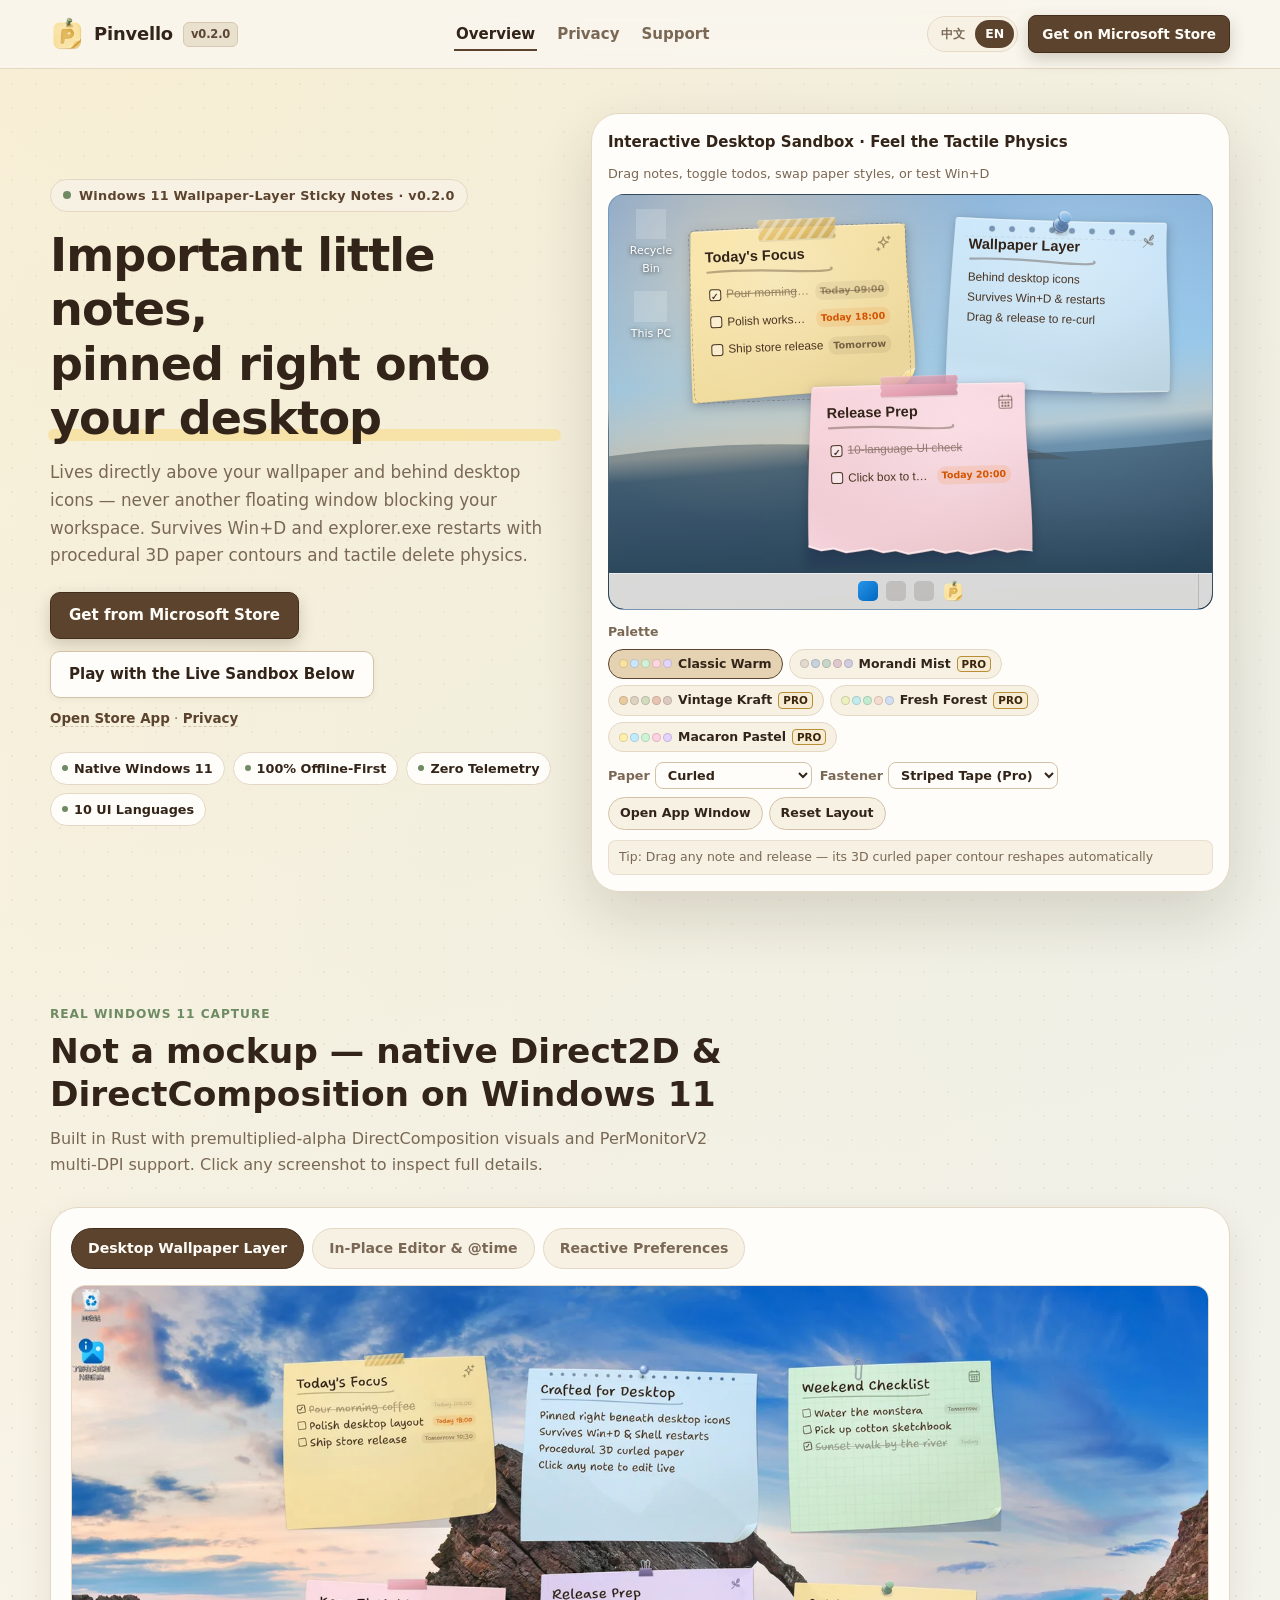
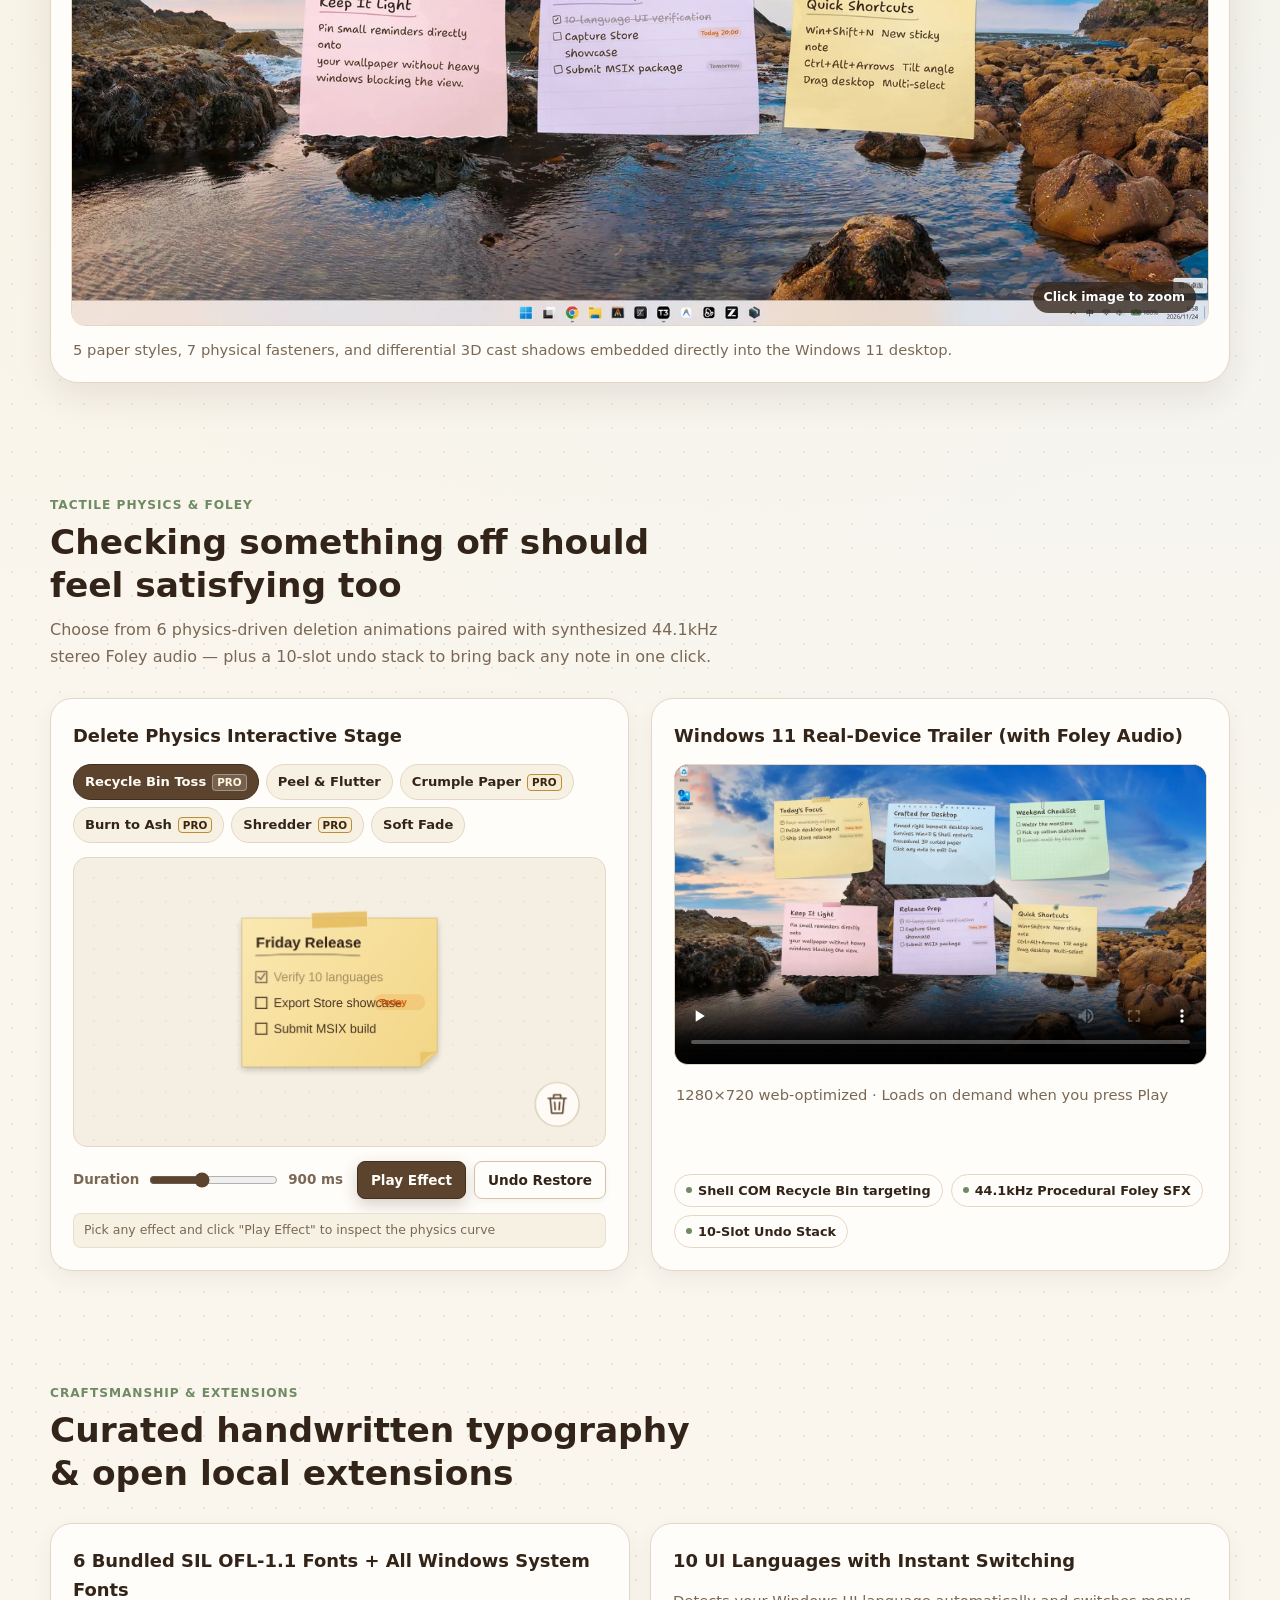
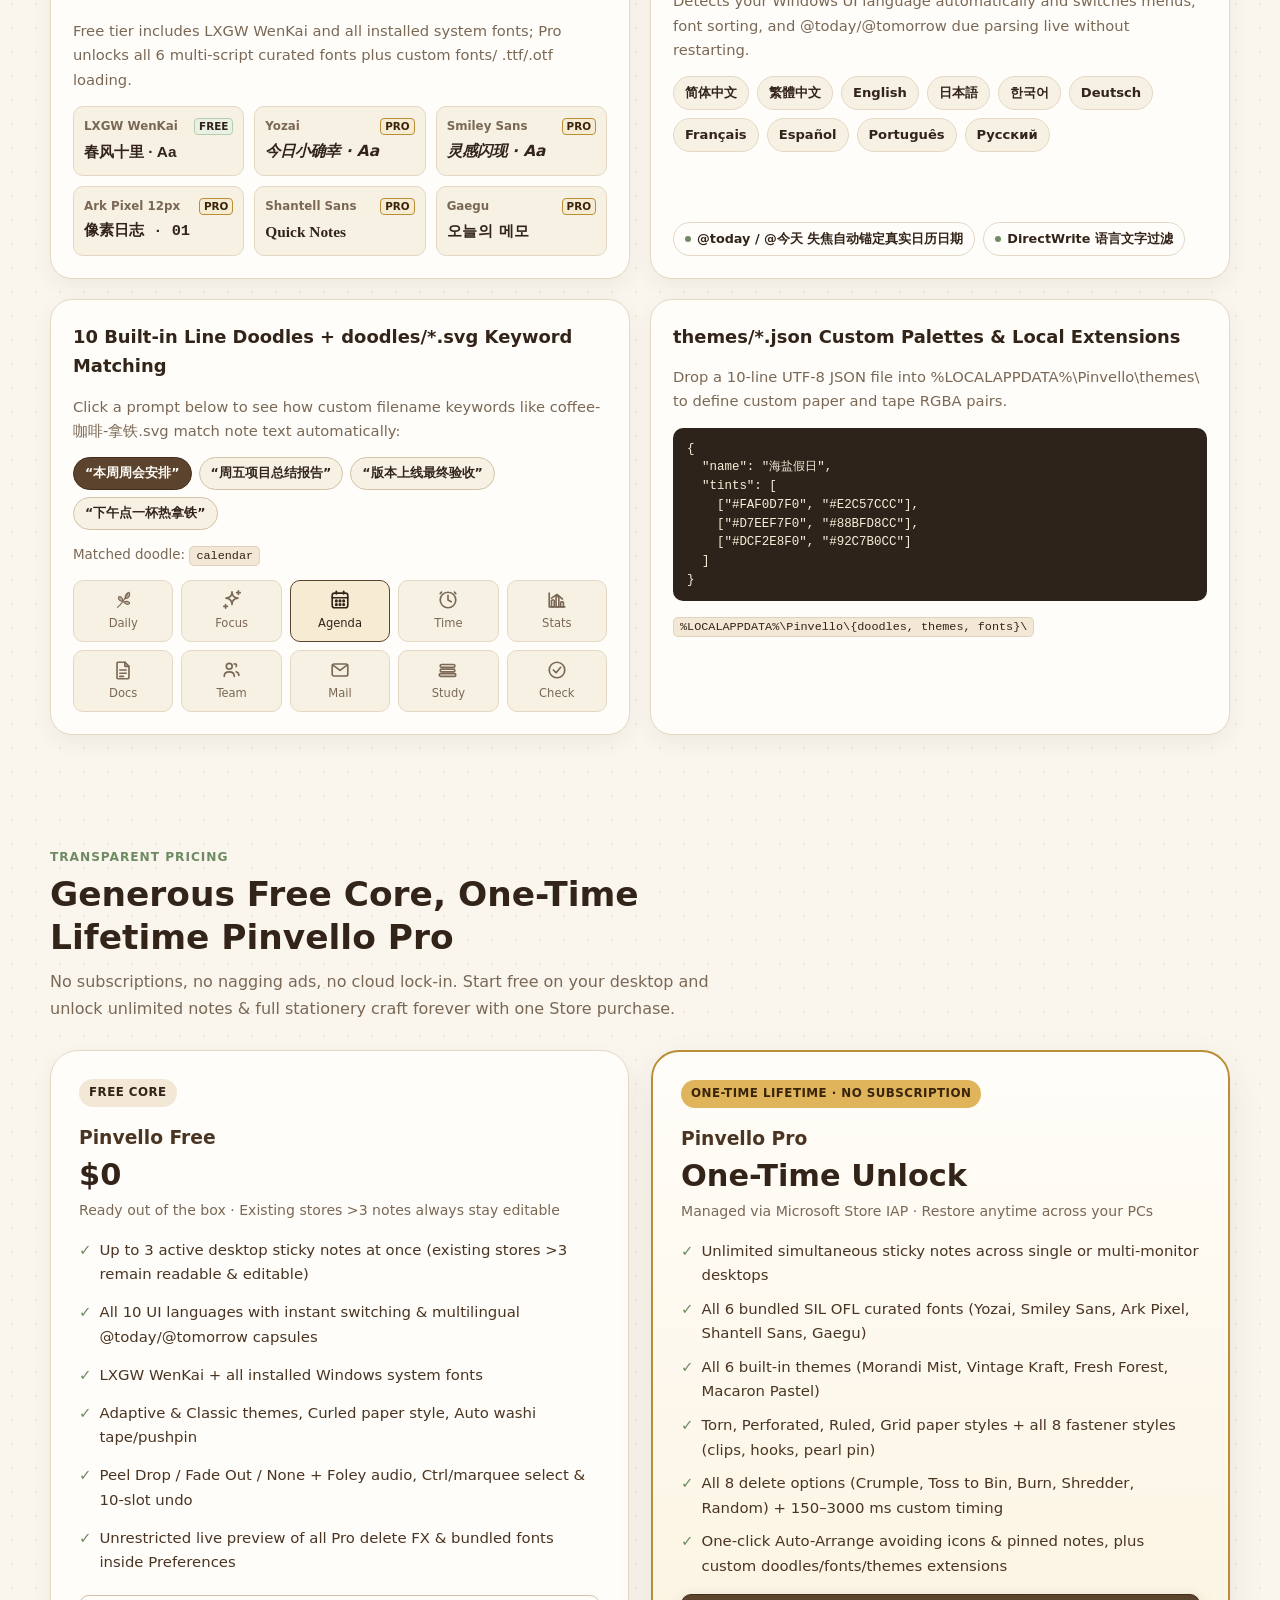
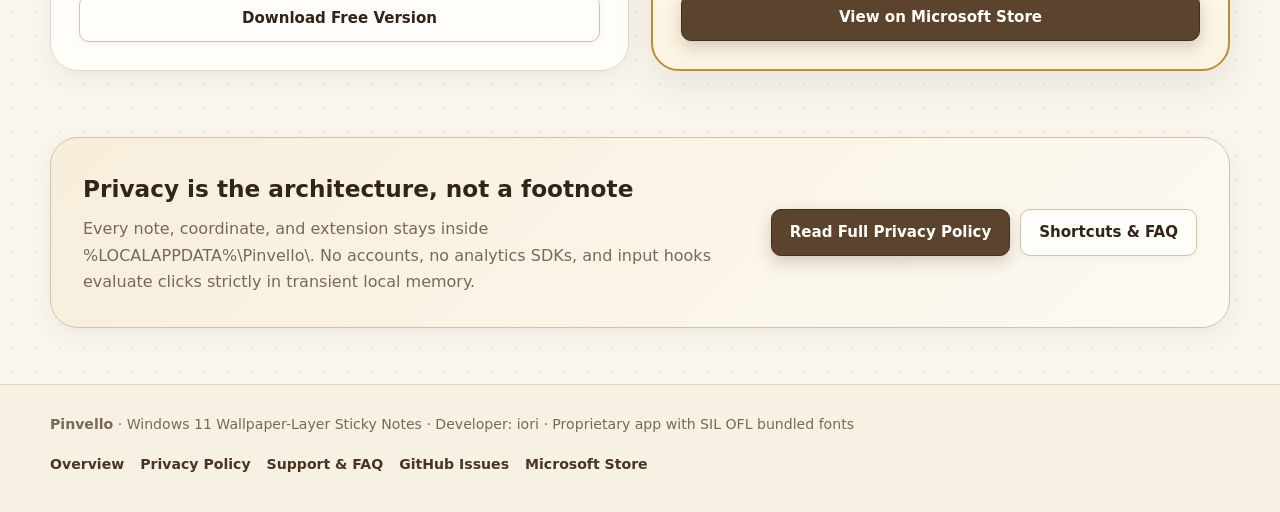
<file: index.html>
<!DOCTYPE html>
<html lang="zh-Hans">
<head>
  <meta charset="utf-8" />
  <meta name="viewport" content="width=device-width, initial-scale=1" />
  <title
    data-title-zh="Pinvello — Windows 11 桌面壁纸层拟物便笺"
    data-title-en="Pinvello — Windows 11 Wallpaper-Layer Sticky Notes"
  >Pinvello — Windows 11 桌面壁纸层拟物便笺</title>
  <meta name="description" content="Pinvello 是一款运行在 Windows 11 桌面壁纸层之上、桌面图标之下的拟物便笺应用。无惧 Win+D 与资源管理器重启，支持程序化三维翘角纸感、@time 时间胶囊、6 种物理删除动效与 10 种界面语言，100% 离线隐私优先。" />
  <link rel="icon" type="image/png" sizes="32x32" href="./assets/img/favicon-32.png" />
  <link rel="apple-touch-icon" sizes="180x180" href="./assets/img/apple-touch-icon.png" />

  <meta property="og:type" content="website" />
  <meta property="og:title" content="Pinvello — Windows 11 桌面壁纸层拟物便笺" />
  <meta property="og:description" content="贴在壁纸之上、图标之下；无惧 Win+D 的手账风桌面便笺，100% 离线优先、零遥测。" />
  <meta property="og:image" content="./assets/img/og-cover-zh.jpg" />
  <meta name="twitter:card" content="summary_large_image" />

  <link rel="stylesheet" href="./assets/css/tokens.css" />
  <link rel="stylesheet" href="./assets/css/main.css" />

  <script type="application/ld+json">
  {
    "@context": "https://schema.org",
    "@type": "SoftwareApplication",
    "name": "Pinvello",
    "operatingSystem": "Windows 11",
    "applicationCategory": "ProductivityApplication",
    "softwareVersion": "0.2.0",
    "author": {
      "@type": "Person",
      "name": "iori"
    },
    "downloadUrl": "https://apps.microsoft.com/detail/9NRGMTLZ4JXN",
    "offers": {
      "@type": "Offer",
      "price": "0",
      "priceCurrency": "USD"
    }
  }
  </script>
</head>
<body>
  <header class="site-header">
    <div class="container header-inner">
      <a class="brand" href="./index.html">
        <img src="./assets/img/logo-128.webp" width="34" height="34" alt="Pinvello Logo" />
        <span>Pinvello</span>
        <span class="version-badge">v0.2.0</span>
      </a>

      <nav class="site-nav" id="site-nav" aria-label="主导航">
        <ul class="nav-links">
          <li><a class="is-current" href="./index.html" data-i18n="nav.overview">功能与体验</a></li>
          <li><a href="./privacy.html" data-i18n="nav.privacy">隐私政策</a></li>
          <li><a href="./support.html" data-i18n="nav.support">支持中心</a></li>
        </ul>
      </nav>

      <div class="header-actions">
        <div class="lang-switch" role="group" aria-label="Language">
          <button type="button" class="is-active" data-lang-btn="zh" aria-pressed="true">中文</button>
          <button type="button" data-lang-btn="en" aria-pressed="false">EN</button>
        </div>
        <a
          class="btn btn-primary btn-sm btn-store-nav"
          href="https://apps.microsoft.com/detail/9NRGMTLZ4JXN"
          target="_blank"
          rel="noopener"
          data-i18n="nav.store"
        >Microsoft Store 获取</a>
        <button
          type="button"
          class="mobile-toggle"
          id="mobile-nav-toggle"
          aria-expanded="false"
          aria-controls="site-nav"
        >☰</button>
      </div>
    </div>
  </header>

  <main>
    <!-- Hero + Interactive Windows 11 Desktop Sandbox -->
    <section class="hero">
      <div class="container hero-grid">
        <div class="hero-copy">
          <div class="eyebrow">
            <span class="eyebrow-dot" aria-hidden="true"></span>
            <span data-i18n="hero.eyebrow">Windows 11 壁纸层拟物便笺 · v0.2.0</span>
          </div>
          <h1>
            <span data-i18n="hero.title.a">把重要的小事，</span><br />
            <span class="hl" data-i18n="hero.title.b">真正贴在桌面上</span>
          </h1>
          <p class="hero-lead" data-i18n="hero.lead">
            驻留于桌面壁纸之上、图标之下——不是悬浮在窗口顶层的遮挡物。无惧 Win+D 显示桌面与资源管理器重启，自带 64 位随机三维翘角纸感与物理拟真销毁动效。
          </p>

          <div class="hero-actions">
            <a
              class="btn btn-primary"
              href="https://apps.microsoft.com/detail/9NRGMTLZ4JXN"
              target="_blank"
              rel="noopener"
              data-i18n="hero.cta.primary"
            >从 Microsoft Store 获取</a>
            <a class="btn" href="#sandbox" data-i18n="hero.cta.try">先在下方试玩桌面沙盒</a>
          </div>
          <div class="hero-sublinks">
            <a href="ms-windows-store://pdp/?productid=9NRGMTLZ4JXN" data-i18n="hero.cta.app">直唤 Windows 商店应用</a>
            <span> · </span>
            <a href="./privacy.html" data-i18n="nav.privacy">隐私政策</a>
          </div>

          <div class="trust-chips">
            <span class="trust-chip" data-i18n="hero.badge.win11">Windows 11 原生单进程</span>
            <span class="trust-chip" data-i18n="hero.badge.offline">100% 离线优先</span>
            <span class="trust-chip" data-i18n="hero.badge.telemetry">零遥测 / 无账号</span>
            <span class="trust-chip" data-i18n="hero.badge.i18n">10 语种自适应</span>
          </div>
        </div>

        <section class="sandbox-card" id="sandbox" aria-label="Windows 11 桌面互动沙盒">
          <div class="sandbox-top">
            <strong data-i18n="sandbox.title">互动桌面沙盒 · 动手试试手感</strong>
            <span data-i18n="sandbox.hint">可直接拖拽便笺、勾选待办，或点右上角演示 Win+D</span>
          </div>

          <div class="sandbox-stage" id="sandbox-stage">
            <!-- Coastal horizon backdrop matching Pinvello showcase mood -->
            <svg class="sandbox-wallpaper-art" viewBox="0 0 640 420" preserveAspectRatio="none" aria-hidden="true">
              <defs>
                <linearGradient id="sb_sea_grad" x1="0" y1="0" x2="0" y2="1">
                  <stop offset="0%" stop-color="rgba(255,222,179,0.22)" />
                  <stop offset="56%" stop-color="rgba(130,175,212,0.12)" />
                  <stop offset="100%" stop-color="rgba(26,48,66,0.52)" />
                </linearGradient>
              </defs>
              <rect width="640" height="420" fill="url(#sb_sea_grad)" />
              <path d="M 0 265 Q 155 245, 290 258 T 640 248 L 640 420 L 0 420 Z" fill="rgba(29, 54, 72, 0.42)" />
              <path d="M 210 260 C 245 190, 320 170, 360 218 C 388 250, 440 256, 490 268 L 210 268 Z" fill="rgba(72, 58, 46, 0.34)" />
            </svg>

            <!-- Sticky Notes Layer (z-index: 2, below desktop icons) -->
            <div class="sandbox-notes-layer" id="sandbox-notes-layer"></div>

            <!-- Desktop Icons Layer (z-index: 4, always above notes) -->
            <div class="sandbox-icons-layer" aria-hidden="true">
              <div class="win-icon">
                <div class="win-icon-glyph">🗑</div>
                <span data-i18n="sandbox.icon.bin">回收站</span>
              </div>
              <div class="win-icon">
                <div class="win-icon-glyph">💻</div>
                <span data-i18n="sandbox.icon.pc">此电脑</span>
              </div>
            </div>

            <!-- Simulated Foreground Window for Win+D demo (z-index: 6) -->
            <div class="sandbox-mock-window" id="sandbox-mock-window" aria-hidden="true">
              <div class="mock-titlebar">
                <span data-i18n="sandbox.mock.title">正在工作 — 浏览器 / 文档窗口</span>
                <button type="button" class="mock-min-btn" id="sandbox-mock-min" title="Minimize">─</button>
              </div>
              <div class="mock-body">
                <p style="margin:0" data-i18n="sandbox.mock.body">
                  普通窗口在顶层工作；按下 Win+D 最小化所有窗口后，Pinvello 依然静静贴在壁纸上。
                </p>
                <div class="mock-skeleton">
                  <span style="width:82%"></span>
                  <span style="width:65%"></span>
                  <span style="width:90%"></span>
                </div>
              </div>
            </div>

            <!-- Windows 11 Frosted Taskbar (z-index: 8) -->
            <div class="sandbox-taskbar">
              <div class="tb-dots" aria-hidden="true">
                <span class="tb-app tb-app--win"></span>
                <span class="tb-app"></span>
                <span class="tb-app"></span>
                <span class="tb-app tb-app--pinvello">
                  <img src="./assets/img/favicon-32.png" width="22" height="22" alt="" />
                </span>
              </div>
              <button
                type="button"
                class="tb-show-desktop"
                id="sandbox-show-desktop"
                title="Win+D / Show Desktop"
                aria-label="Show Desktop Win+D"
              ></button>
            </div>
          </div>

          <div class="sandbox-controls">
            <div class="swatch-row">
              <span class="ctrl-label" data-i18n="sandbox.theme">主题色卡</span>
              <div id="sandbox-theme-swatches" class="swatch-row"></div>
            </div>

            <div class="sandbox-tools-row">
              <div class="select-group">
                <label>
                  <span data-i18n="sandbox.paper">纸张款式</span>
                  <select id="sandbox-paper-select"></select>
                </label>
                <label>
                  <span data-i18n="sandbox.fastener">固定件</span>
                  <select id="sandbox-fastener-select"></select>
                </label>
              </div>

              <div class="sandbox-btns">
                <button type="button" class="pill-btn" id="sandbox-wind-btn" data-i18n="sandbox.wind.open">打开前景窗口</button>
                <button type="button" class="pill-btn" id="sandbox-reset-btn" data-i18n="sandbox.reset">重置排版</button>
              </div>
            </div>

            <p class="sandbox-status" id="sandbox-status" role="status"></p>
          </div>
        </section>
      </div>
    </section>

    <!-- Real Windows 11 Showcase -->
    <section class="section" id="showcase">
      <div class="container">
        <div class="section-head">
          <div class="section-kicker" data-i18n="showcase.eyebrow">REAL WINDOWS 11 CAPTURE</div>
          <h2 data-i18n="showcase.title">不是网页概念图，而是 Windows 11 原生 Direct2D 渲染实景</h2>
          <p data-i18n="showcase.desc">
            基于 Rust 与 DirectComposition 预乘 Alpha 渲染，边缘柔和立体，支持 PerMonitorV2 多屏高分屏。点击图片可放大查看细节。
          </p>
        </div>

        <div class="showcase-panel">
          <div class="tab-bar" role="tablist" aria-label="Windows 11 实机截图切换">
            <button type="button" class="tab-btn is-active" role="tab" aria-selected="true" data-shot-tab="desktop" data-i18n="showcase.tab.desktop">桌面壁纸层实景</button>
            <button type="button" class="tab-btn" role="tab" aria-selected="false" data-shot-tab="editor" data-i18n="showcase.tab.editor">原位编辑与时间胶囊</button>
            <button type="button" class="tab-btn" role="tab" aria-selected="false" data-shot-tab="prefs" data-i18n="showcase.tab.prefs">响应式偏好设置</button>
          </div>

          <div class="shot-frame" id="showcase-frame" role="button" tabindex="0" aria-label="Zoom screenshot">
            <img
              id="showcase-img"
              src="./assets/img/shot-desktop-zh.webp"
              width="1600"
              height="900"
              loading="lazy"
              alt="Pinvello Windows 11 壁纸层桌面便笺实机截图"
            />
            <span class="shot-zoom-badge" data-i18n="showcase.zoom">点击图片放大细节</span>
          </div>

          <p class="shot-caption" id="showcase-caption" data-i18n="showcase.cap.desktop">
            5 种纸张款式、7 种固定件与柔和景深阴影直接融合在 Windows 11 桌面壁纸层。
          </p>
        </div>
      </div>

      <dialog class="lightbox" id="shot-lightbox">
        <img id="lightbox-img" src="./assets/img/shot-desktop-zh.webp" alt="" />
        <div class="lightbox-bar">
          <span id="lightbox-caption"></span>
          <button type="button" class="btn btn-sm" id="lightbox-close">✕</button>
        </div>
      </dialog>
    </section>

    <!-- 6 Physical Delete FX Playground + Real Trailer -->
    <section class="section" id="delete-fx">
      <div class="container">
        <div class="section-head">
          <div class="section-kicker" data-i18n="fx.eyebrow">TACTILE PHYSICS & FOLEY</div>
          <h2 data-i18n="fx.title">删掉一张完成的小事，也要很有仪式感</h2>
          <p data-i18n="fx.desc">
            搭载 6 种物理删除动效与 44.1kHz 程序化拟真音效（撕胶带、揉皱纸球、投掷入桶、燃烧声、碎纸切条）。偏好设置里随时免费试玩，配合 10 条撤销栈秒删秒回。
          </p>
        </div>

        <div class="fx-grid">
          <article class="panel-card">
            <h3 data-i18n="fx.stage.title">物理删除特效交互试验台</h3>
            <div class="fx-pills" id="fx-pills"></div>
            <canvas class="fx-canvas" id="fx-canvas" aria-label="Delete physics simulation canvas"></canvas>
            <div class="fx-toolbar">
              <label class="fx-slider">
                <span data-i18n="fx.duration">动画时长</span>
                <input type="range" id="fx-duration-slider" min="300" max="1800" step="50" value="900" />
                <span id="fx-duration-value">900 ms</span>
              </label>
              <div style="display:flex;gap:8px">
                <button type="button" class="btn btn-primary btn-sm" id="fx-replay-btn" data-i18n="fx.replay">播放效果</button>
                <button type="button" class="btn btn-sm" id="fx-undo-btn" data-i18n="fx.undo">撤销恢复</button>
              </div>
            </div>
            <p class="sandbox-status" id="fx-status" role="status"></p>
          </article>

          <article class="panel-card">
            <h3 data-i18n="fx.video.title">Windows 11 真机演示预告片（含实机音效）</h3>
            <div class="video-wrap">
              <video
                id="trailer-video"
                controls
                playsinline
                preload="none"
                poster="./assets/media/trailer-poster-zh.webp"
                src="./assets/media/trailer-zh.mp4"
                data-src-zh="./assets/media/trailer-zh.mp4"
                data-src-en="./assets/media/trailer-en.mp4"
                data-poster-zh="./assets/media/trailer-poster-zh.webp"
                data-poster-en="./assets/media/trailer-poster-en.webp"
              ></video>
            </div>
            <p class="shot-caption" style="margin-top:4px" data-i18n="fx.video.note">
              1280×720 网页优化版 · 点击播放按需加载，不占用首屏流量
            </p>
            <div class="trust-chips" style="margin-top:auto">
              <span class="trust-chip" data-zh="Shell COM 自动定位桌面回收站" data-en="Shell COM Recycle Bin targeting">Shell COM 自动定位桌面回收站</span>
              <span class="trust-chip" data-zh="44.1kHz 程序化拟真音效" data-en="44.1kHz Procedural Foley SFX">44.1kHz 程序化拟真音效</span>
              <span class="trust-chip" data-zh="10 条删除撤销栈" data-en="10-Slot Undo Stack">10 条删除撤销栈</span>
            </div>
          </article>
        </div>
      </div>
    </section>

    <!-- Craftsmanship & Local Extensions Bento -->
    <section class="section" id="extensions">
      <div class="container">
        <div class="section-head">
          <div class="section-kicker" data-i18n="craft.eyebrow">CRAFTSMANSHIP & EXTENSIONS</div>
          <h2 data-i18n="craft.title">温润手绘字形，与面向创作者的本地扩展体系</h2>
        </div>

        <div class="bento-grid">
          <article class="panel-card">
            <h3 data-i18n="craft.fonts.title">6 款 SIL OFL-1.1 内置手绘体 + 全部系统字体</h3>
            <p style="margin:0;color:var(--ink-muted);font-size:0.92rem" data-i18n="craft.fonts.desc">
              开箱即用霞鹜文楷与全部本机系统字体；Pro 解锁全部 6 款精选多语种设计字体，或直接向 fonts/ 目录放入自定义 .ttf / .otf。
            </p>
            <div class="font-tiles">
              <div class="font-tile">
                <div class="font-tile-head"><span>LXGW WenKai</span><span class="mini-pro" style="background:var(--pin-sage-soft);border-color:var(--pin-sage-border);color:var(--ink)">FREE</span></div>
                <div class="font-sample" style="font-family:var(--font-hand)">春风十里 · Aa</div>
              </div>
              <div class="font-tile">
                <div class="font-tile-head"><span>Yozai</span><span class="mini-pro">PRO</span></div>
                <div class="font-sample" style="font-style:italic">今日小确幸 · Aa</div>
              </div>
              <div class="font-tile">
                <div class="font-tile-head"><span>Smiley Sans</span><span class="mini-pro">PRO</span></div>
                <div class="font-sample" style="font-weight:800;font-style:italic">灵感闪现 · Aa</div>
              </div>
              <div class="font-tile">
                <div class="font-tile-head"><span>Ark Pixel 12px</span><span class="mini-pro">PRO</span></div>
                <div class="font-sample" style="font-family:var(--font-mono)">像素日志 · 01</div>
              </div>
              <div class="font-tile">
                <div class="font-tile-head"><span>Shantell Sans</span><span class="mini-pro">PRO</span></div>
                <div class="font-sample" style="font-family:'Segoe Print',cursive">Quick Notes</div>
              </div>
              <div class="font-tile">
                <div class="font-tile-head"><span>Gaegu</span><span class="mini-pro">PRO</span></div>
                <div class="font-sample" style="letter-spacing:0.03em">오늘의 메모</div>
              </div>
            </div>
          </article>

          <article class="panel-card">
            <h3 data-i18n="craft.langs.title">10 种界面语言即时切换，无需重启</h3>
            <p style="margin:0;color:var(--ink-muted);font-size:0.92rem" data-i18n="craft.langs.desc">
              自动识别 Windows 系统语言初始化，也支持随时在偏好设置一键切换，同步更新菜单、字体检索与 @today/@明天 时间关键词。
            </p>
            <div class="lang-cloud">
              <span class="lang-chip">简体中文</span>
              <span class="lang-chip">繁體中文</span>
              <span class="lang-chip">English</span>
              <span class="lang-chip">日本語</span>
              <span class="lang-chip">한국어</span>
              <span class="lang-chip">Deutsch</span>
              <span class="lang-chip">Français</span>
              <span class="lang-chip">Español</span>
              <span class="lang-chip">Português</span>
              <span class="lang-chip">Русский</span>
            </div>
            <div class="trust-chips" style="margin-top:auto">
              <span class="trust-chip">@today / @今天 失焦自动锚定真实日历日期</span>
              <span class="trust-chip">DirectWrite 语言文字过滤</span>
            </div>
          </article>

          <article class="panel-card">
            <h3 data-i18n="craft.doodles.title">10 款线性角落插画 + doodles/*.svg 关键词自动匹配</h3>
            <p style="margin:0;color:var(--ink-muted);font-size:0.92rem" data-i18n="craft.doodles.desc">
              点击下方演示词，模拟自定义文件 coffee-咖啡-拿铁.svg 如何随正文内容自动显现：
            </p>
            <div class="kw-demo-row">
              <button type="button" class="pill-btn is-accent" data-doodle-demo data-doodle-target="calendar" data-doodle-file="calendar">“本周周会安排”</button>
              <button type="button" class="pill-btn" data-doodle-demo data-doodle-target="doc" data-doodle-file="doc">“周五项目总结报告”</button>
              <button type="button" class="pill-btn" data-doodle-demo data-doodle-target="check" data-doodle-file="check">“版本上线最终验收”</button>
              <button type="button" class="pill-btn" data-doodle-demo data-doodle-target="sparkles" data-doodle-file="custom:coffee-咖啡-拿铁.svg">“下午点一杯热拿铁”</button>
            </div>
            <div style="font-size:0.84rem;color:var(--ink-muted)">
              <span data-i18n="craft.doodles.match">当前匹配图标：</span>
              <code id="doodle-match-result">calendar</code>
            </div>
            <div class="doodle-strip" id="bento-doodles"></div>
          </article>

          <article class="panel-card">
            <h3 data-i18n="craft.themes.title">themes/*.json 自定义色卡与 %LOCALAPPDATA% 扩展目录</h3>
            <p style="margin:0;color:var(--ink-muted);font-size:0.92rem" data-i18n="craft.themes.desc">
              只需一个 10 行的 UTF-8 JSON 文件，即可为 5 个便笺色槽定义专属纸张与胶带透明色。
            </p>
            <pre class="json-box">{
  "name": "海盐假日",
  "tints": [
    ["#FAF0D7F0", "#E2C57CCC"],
    ["#D7EEF7F0", "#88BFD8CC"],
    ["#DCF2E8F0", "#92C7B0CC"]
  ]
}</pre>
            <div style="font-size:0.84rem;color:var(--ink-muted)">
              <code>%LOCALAPPDATA%\Pinvello\{doodles, themes, fonts}\</code>
            </div>
          </article>
        </div>
      </div>
    </section>

    <!-- Free vs Pro Comparison -->
    <section class="section" id="pricing">
      <div class="container">
        <div class="section-head">
          <div class="section-kicker" data-i18n="pricing.eyebrow">TRANSPARENT PRICING</div>
          <h2 data-i18n="pricing.title">免费版开箱即用，Pinvello Pro 一次性终身买断</h2>
          <p data-i18n="pricing.desc">
            没有订阅制焦虑，没有广告与会员弹窗。免费版即可满足轻量桌面便笺日常；需要无限贴纸与全套手作纸感时，一次买断永久解锁。
          </p>
        </div>

        <div class="pricing-grid">
          <article class="tier-card">
            <span class="tier-badge" data-i18n="pricing.free.badge">FREE CORE</span>
            <div>
              <h3 style="margin:0 0 4px" data-i18n="pricing.free.title">Pinvello 免费核心版</h3>
              <div class="tier-price" data-i18n="pricing.free.price">免费</div>
              <p style="margin:6px 0 0;color:var(--ink-muted);font-size:0.88rem" data-i18n="pricing.free.sub">
                开箱可用 · 绝不限制既有便笺的阅读与编辑
              </p>
            </div>
            <ul class="tier-list">
              <li data-zh="桌面同时保留最多 3 张活跃便笺（超出 3 张的旧数据仍可读可改可删）" data-en="Up to 3 active desktop sticky notes at once (existing stores >3 remain readable & editable)">桌面同时保留最多 3 张活跃便笺（超出 3 张的旧数据仍可读可改可删）</li>
              <li data-zh="全部 10 种界面语言即时切换，带多语言 @today/@明天 时间胶囊" data-en="All 10 UI languages with instant switching & multilingual @today/@tomorrow capsules">全部 10 种界面语言即时切换，带多语言 @today/@明天 时间胶囊</li>
              <li data-zh="霞鹜文楷（LXGW WenKai）+ 全部本机 Windows 系统字体" data-en="LXGW WenKai + all installed Windows system fonts">霞鹜文楷（LXGW WenKai）+ 全部本机 Windows 系统字体</li>
              <li data-zh="随壁纸自适应 & 经典暖阳两套主题、微翘卷角纸、默认胶带/图钉" data-en="Adaptive & Classic themes, Curled paper style, Auto washi tape/pushpin">随壁纸自适应 & 经典暖阳两套主题、微翘卷角纸、默认胶带/图钉</li>
              <li data-zh="撕下飘落 / 柔和淡出 / 无动画 + 拟真音效，支持 Ctrl/框选与 10 条撤销栈" data-en="Peel Drop / Fade Out / None + Foley audio, Ctrl/marquee select & 10-slot undo">撕下飘落 / 柔和淡出 / 无动画 + 拟真音效，支持 Ctrl/框选与 10 条撤销栈</li>
              <li data-zh="偏好设置内免费无限制试玩全部 8 种删除特效与 6 款内置手绘字体" data-en="Unrestricted live preview of all Pro delete FX & bundled fonts inside Preferences">偏好设置内免费无限制试玩全部 8 种删除特效与 6 款内置手绘字体</li>
            </ul>
            <a class="btn" href="https://apps.microsoft.com/detail/9NRGMTLZ4JXN" target="_blank" rel="noopener" data-i18n="pricing.free.cta">直接免费下载体验</a>
          </article>

          <article class="tier-card tier-card--pro">
            <span class="tier-badge" data-i18n="pricing.pro.badge">ONE-TIME LIFETIME · 无订阅</span>
            <div>
              <h3 style="margin:0 0 4px" data-i18n="pricing.pro.title">Pinvello Pro</h3>
              <div class="tier-price" data-i18n="pricing.pro.price">一次买断</div>
              <p style="margin:6px 0 0;color:var(--ink-muted);font-size:0.88rem" data-i18n="pricing.pro.sub">
                通过 Microsoft Store 内购解锁 · 绑定微软账号多机恢复
              </p>
            </div>
            <ul class="tier-list">
              <li data-zh="无限数量桌面便笺，自由平铺你的整块 4K 桌面或双屏工作区" data-en="Unlimited simultaneous sticky notes across single or multi-monitor desktops">无限数量桌面便笺，自由平铺你的整块 4K 桌面或双屏工作区</li>
              <li data-zh="解锁全部 6 款内置开源手绘体（悠哉、得意黑、方舟像素、Shantell、Gaegu）" data-en="All 6 bundled SIL OFL curated fonts (Yozai, Smiley Sans, Ark Pixel, Shantell Sans, Gaegu)">解锁全部 6 款内置开源手绘体（悠哉、得意黑、方舟像素、Shantell、Gaegu）</li>
              <li data-zh="解锁全部 6 套高辨识度主题（莫兰迪灰雾、复古牛皮、清爽森系、甜心马卡龙）" data-en="All 6 built-in themes (Morandi Mist, Vintage Kraft, Fresh Forest, Macaron Pastel)">解锁全部 6 套高辨识度主题（莫兰迪灰雾、复古牛皮、清爽森系、甜心马卡龙）</li>
              <li data-zh="手撕毛边、真实镂空打孔、横线手账、方格点阵 5 种纸张 + 全 8 种固定件形态" data-en="Torn, Perforated, Ruled, Grid paper styles + all 8 fastener styles (clips, hooks, pearl pin)">手撕毛边、真实镂空打孔、横线手账、方格点阵 5 种纸张 + 全 8 种固定件形态</li>
              <li data-zh="全部 8 种删除特效（揉成纸团、丢进回收站、燃尽化灰、碎纸机、随机）+ 150–3000ms 时长" data-en="All 8 delete options (Crumple, Toss to Bin, Burn, Shredder, Random) + 150–3000 ms custom timing">全部 8 种删除特效（揉成纸团、丢进回收站、燃尽化灰、碎纸机、随机）+ 150–3000ms 时长</li>
              <li data-zh="一键「自动排列」避让桌面图标与锁定便笺，支持 doodles/、fonts/、themes/ 扩展" data-en="One-click Auto-Arrange avoiding icons & pinned notes, plus custom doodles/fonts/themes extensions">一键「自动排列」避让桌面图标与锁定便笺，支持 doodles/、fonts/、themes/ 扩展</li>
            </ul>
            <a class="btn btn-primary" href="https://apps.microsoft.com/detail/9NRGMTLZ4JXN" target="_blank" rel="noopener" data-i18n="pricing.pro.cta">前往 Microsoft Store 了解与获取</a>
          </article>
        </div>
      </div>
    </section>

    <!-- Privacy-First Trust Banner -->
    <section class="section" style="padding-top:10px">
      <div class="container">
        <div class="trust-banner">
          <div>
            <h2 data-i18n="trust.title">隐私是第一原则，而不是附加条款</h2>
            <p data-i18n="trust.desc">
              你的每一句草稿、待办和坐标都只保存在本地 %LOCALAPPDATA%\Pinvello\。没有账号系统，没有后台埋点，底层钩子仅在内存即时判定桌面点击。
            </p>
          </div>
          <div class="trust-actions">
            <a class="btn btn-primary" href="./privacy.html" data-i18n="trust.privacy">阅读完整双语隐私政策</a>
            <a class="btn" href="./support.html" data-i18n="trust.support">查看快捷键与常见问题</a>
          </div>
        </div>
      </div>
    </section>
  </main>

  <footer class="site-footer">
    <div class="container footer-inner">
      <div>
        <strong>Pinvello</strong> · <span data-i18n="footer.tagline">Windows 11 桌面壁纸层拟物便笺 · 开发者 iori · 开源字体兼容闭源商业软件</span>
      </div>
      <div class="footer-links">
        <a href="./index.html" data-i18n="footer.home">产品首页</a>
        <a href="./privacy.html" data-i18n="footer.privacy">隐私政策</a>
        <a href="./support.html" data-i18n="footer.support">支持中心</a>
        <a href="https://github.com/botmiao/pinvello-docs/issues" target="_blank" rel="noopener" data-i18n="footer.issues">GitHub 反馈</a>
        <a href="https://apps.microsoft.com/detail/9NRGMTLZ4JXN" target="_blank" rel="noopener" data-i18n="footer.store">Microsoft Store</a>
      </div>
    </div>
  </footer>

  <script type="module" src="./assets/js/app.js"></script>
</body>
</html>
</file>
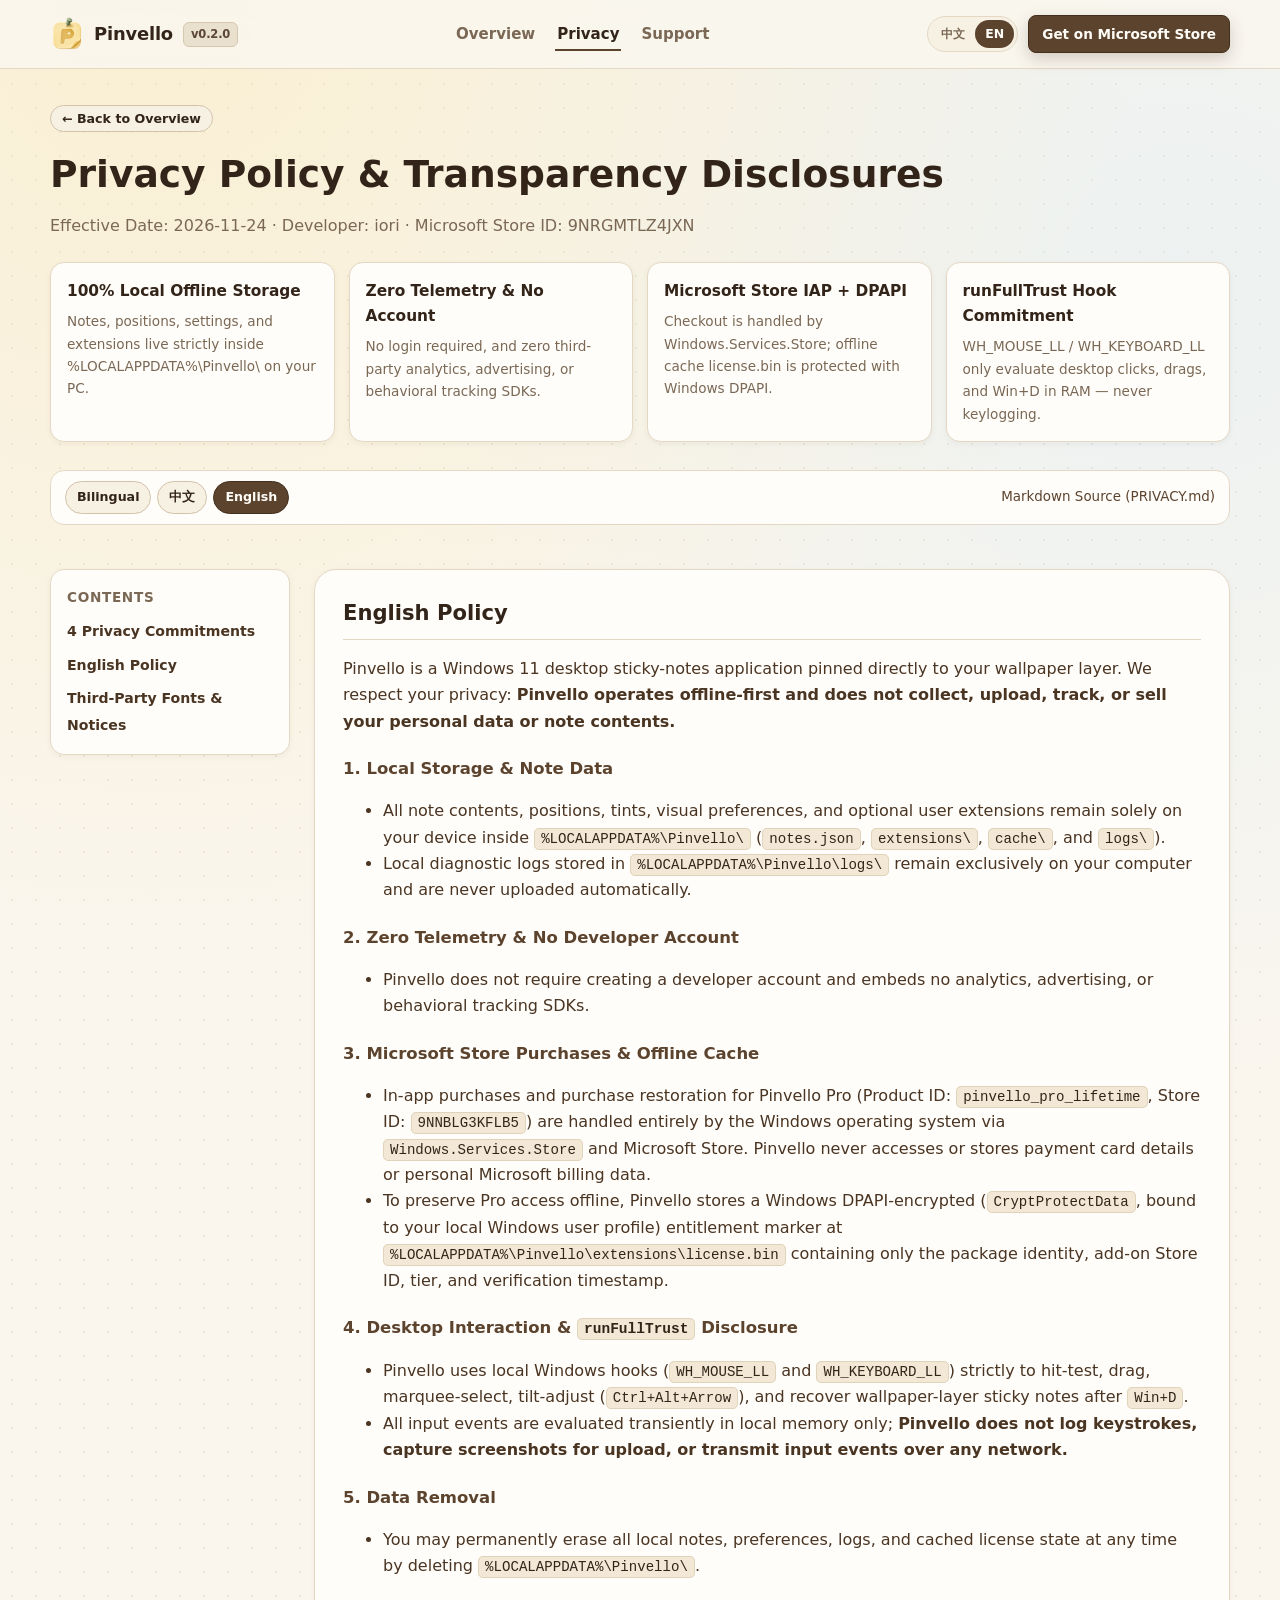
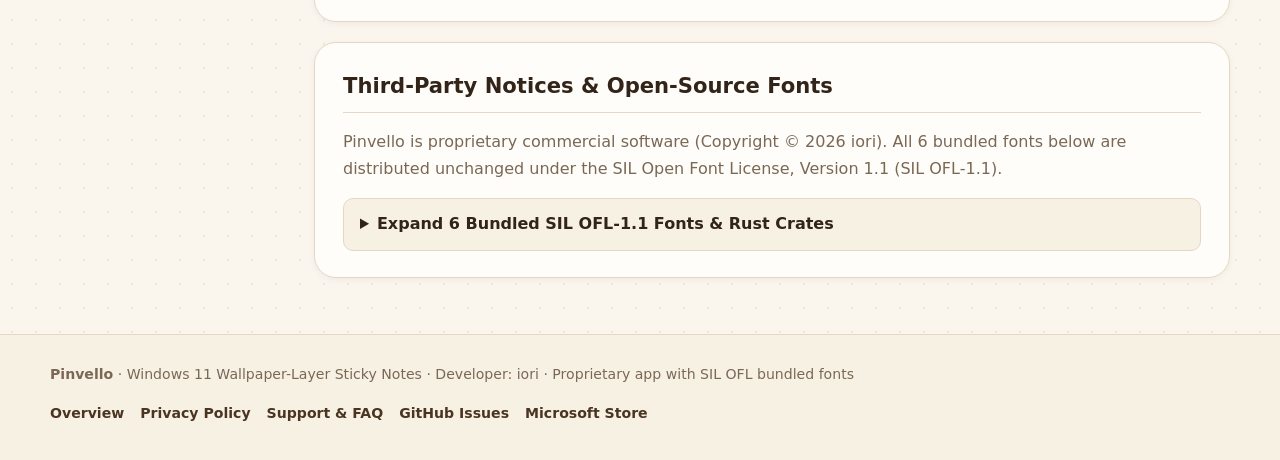
<file: privacy.html>
<!DOCTYPE html>
<html lang="zh-Hans">
<head>
  <meta charset="utf-8" />
  <meta name="viewport" content="width=device-width, initial-scale=1" />
  <title
    data-title-zh="Pinvello 隐私政策 / Privacy Policy"
    data-title-en="Privacy Policy — Pinvello"
  >Pinvello 隐私政策 / Privacy Policy</title>
  <meta name="description" content="Pinvello 隐私政策：100% 离线优先本地存储、零遥测无账号、Microsoft Store 内购与 DPAPI 离线缓存、runFullTrust 低级钩子透明说明。" />
  <link rel="icon" type="image/png" sizes="32x32" href="./assets/img/favicon-32.png" />
  <link rel="apple-touch-icon" sizes="180x180" href="./assets/img/apple-touch-icon.png" />
  <link rel="stylesheet" href="./assets/css/tokens.css" />
  <link rel="stylesheet" href="./assets/css/main.css" />
</head>
<body>
  <header class="site-header">
    <div class="container header-inner">
      <a class="brand" href="./index.html">
        <img src="./assets/img/logo-128.webp" width="34" height="34" alt="Pinvello Logo" />
        <span>Pinvello</span>
        <span class="version-badge">v0.2.0</span>
      </a>

      <nav class="site-nav" id="site-nav" aria-label="主导航">
        <ul class="nav-links">
          <li><a href="./index.html" data-i18n="nav.overview">功能与体验</a></li>
          <li><a class="is-current" href="./privacy.html" data-i18n="nav.privacy">隐私政策</a></li>
          <li><a href="./support.html" data-i18n="nav.support">支持中心</a></li>
        </ul>
      </nav>

      <div class="header-actions">
        <div class="lang-switch" role="group" aria-label="Language">
          <button type="button" class="is-active" data-lang-btn="zh" aria-pressed="true">中文</button>
          <button type="button" data-lang-btn="en" aria-pressed="false">EN</button>
        </div>
        <a
          class="btn btn-primary btn-sm btn-store-nav"
          href="https://apps.microsoft.com/detail/9NRGMTLZ4JXN"
          target="_blank"
          rel="noopener"
          data-i18n="nav.store"
        >Microsoft Store 获取</a>
        <button
          type="button"
          class="mobile-toggle"
          id="mobile-nav-toggle"
          aria-expanded="false"
          aria-controls="site-nav"
        >☰</button>
      </div>
    </div>
  </header>

  <main class="container" data-doc-page="privacy" data-doc-view="both">
    <section class="doc-hero">
      <a class="pill-btn" href="./index.html" data-i18n="privacy.back">← 返回产品官网</a>
      <h1 data-i18n="privacy.hero.title">隐私政策与透明权限说明</h1>
      <p style="margin:0;color:var(--ink-muted)" data-i18n="privacy.hero.sub">
        生效日期：2026-11-24 · 开发者：iori · 微软商店应用 ID：9NRGMTLZ4JXN
      </p>

      <div class="doc-summary-grid" id="summary">
        <article class="doc-sum-card">
          <h3 data-i18n="privacy.sum1.t">100% 本地离线存储</h3>
          <p data-i18n="privacy.sum1.d">所有便笺正文、位置、外观与扩展仅保存在 %LOCALAPPDATA%\Pinvello\，从不上传服务器。</p>
        </article>
        <article class="doc-sum-card">
          <h3 data-i18n="privacy.sum2.t">零遥测 / 无账号</h3>
          <p data-i18n="privacy.sum2.d">不要求注册账号，不集成任何第三方统计 SDK、广告 SDK 或行为埋点。</p>
        </article>
        <article class="doc-sum-card">
          <h3 data-i18n="privacy.sum3.t">Store 内购 + DPAPI</h3>
          <p data-i18n="privacy.sum3.d">支付由微软商店托管；离线授权 license.bin 仅经当前 Windows 用户 CryptProtectData 加密缓存。</p>
        </article>
        <article class="doc-sum-card">
          <h3 data-i18n="privacy.sum4.t">runFullTrust 透明承诺</h3>
          <p data-i18n="privacy.sum4.d">WH_MOUSE_LL / WH_KEYBOARD_LL 仅本地即时判定点击、拖拽与 Win+D，绝不记录击键。</p>
        </article>
      </div>

      <div class="doc-view-bar">
        <div class="doc-view-pills" role="group" aria-label="Document view language">
          <button type="button" class="pill-btn is-active" data-doc-view-btn="both" aria-pressed="true" data-i18n="doc.view.both">双语对照</button>
          <button type="button" class="pill-btn" data-doc-view-btn="zh" aria-pressed="false" data-i18n="doc.view.zh">仅看中文</button>
          <button type="button" class="pill-btn" data-doc-view-btn="en" aria-pressed="false" data-i18n="doc.view.en">English Only</button>
        </div>
        <div style="font-size:0.84rem;color:var(--ink-muted)">
          <a href="./PRIVACY.md">Markdown Source (PRIVACY.md)</a>
        </div>
      </div>
    </section>

    <div class="doc-layout">
      <aside class="doc-toc" aria-label="目录">
        <h2 data-i18n="privacy.toc.title">目录导航</h2>
        <ul>
          <li><a href="#summary" data-i18n="privacy.toc.sum">隐私摘要 4 原则</a></li>
          <li data-doc-lang="zh"><a href="#zh" data-i18n="privacy.toc.zh">中文完整声明</a></li>
          <li data-doc-lang="en"><a href="#en" data-i18n="privacy.toc.en">English Policy</a></li>
          <li><a href="#notices" data-i18n="privacy.toc.oss">开源字体与第三方声明</a></li>
        </ul>
      </aside>

      <div class="doc-content">
        <section class="doc-card" id="zh" data-doc-lang="zh">
          <h2>中文声明（简体中文）</h2>
          <p>
            Pinvello 是一款运行在 Windows 11 本地桌面壁纸层的开源字体兼容闭源商业桌面便笺应用。我们高度重视您的隐私，<strong>Pinvello 坚持完全离线优先，不采集、不上传、也不出售您的任何个人数据或便笺内容。</strong>
          </p>

          <h3>1. 本地存储与便笺数据</h3>
          <ul>
            <li>您的所有便笺正文、位置坐标、颜色、外观配置与扩展文件仅保存于您本地计算机的用户目录（<code>%LOCALAPPDATA%\Pinvello\notes.json</code> 及 <code>extensions\</code>、<code>cache\</code>、<code>logs\</code> 子目录），不会向开发者或任何第三方服务器发送。</li>
            <li>日志文件仅包含运行诊断与错误排障信息，且默认存放于 <code>%LOCALAPPDATA%\Pinvello\logs\</code>；不会记录您的便笺私有文本用于上传或分析。</li>
          </ul>

          <h3>2. 无遥测、无账号、无云同步</h3>
          <ul>
            <li>Pinvello 不要求注册或登录开发者账号。</li>
            <li>应用内部不包含任何第三方分析 SDK、广告 SDK 或行为埋点。</li>
          </ul>

          <h3>3. Microsoft Store 内购与离线授权缓存</h3>
          <ul>
            <li>当您在偏好设置中购买或恢复「Pinvello Pro」买断解锁（Product ID: <code>pinvello_pro_lifetime</code>，Store ID: <code>9NNBLG3KFLB5</code>）时，支付流程与订单校验完全由 Windows 系统的 <code>Windows.Services.Store</code> 接口与微软官方商店托管。Pinvello 无法获取也不会保存您的银行卡号、账单地址或付款凭据。</li>
            <li>为支持断网环境下离线正常使用 Pro 权益，应用会在本地 <code>%LOCALAPPDATA%\Pinvello\extensions\license.bin</code> 中保存经当前 Windows 用户 DPAPI（<code>CryptProtectData</code>）加密后的授权状态标记，仅包含包身份标识（<code>47715iori.Pinvello</code>）、Pro 附加组件编号、授权等级与校验时间戳。</li>
          </ul>

          <h3>4. 桌面交互与权限说明（<code>runFullTrust</code>）</h3>
          <ul>
            <li>Pinvello 通过 Windows <code>WH_MOUSE_LL</code> 与 <code>WH_KEYBOARD_LL</code> 低级钩子在壁纸层实现便笺的点击识别、拖拽、框选、倾角微调及 <code>Win+D</code> 返回桌面恢复。</li>
            <li>上述桌面交互信号仅在本地内存中即时处理用于判断命中目标窗口与热键动作；<strong>Pinvello 不会记录您的键盘击键历史（无键盘记录），也不会录制屏幕内容或通过网络传送输入事件。</strong></li>
          </ul>

          <h3>5. 数据删除</h3>
          <ul>
            <li>您可随时删除 <code>%LOCALAPPDATA%\Pinvello\</code> 目录以彻底清除所有本地便笺记录、日志与离线授权缓存。</li>
          </ul>
        </section>

        <section class="doc-card" id="en" data-doc-lang="en">
          <h2>English Policy</h2>
          <p>
            Pinvello is a Windows 11 desktop sticky-notes application pinned directly to your wallpaper layer. We respect your privacy: <strong>Pinvello operates offline-first and does not collect, upload, track, or sell your personal data or note contents.</strong>
          </p>

          <h3>1. Local Storage &amp; Note Data</h3>
          <ul>
            <li>All note contents, positions, tints, visual preferences, and optional user extensions remain solely on your device inside <code>%LOCALAPPDATA%\Pinvello\</code> (<code>notes.json</code>, <code>extensions\</code>, <code>cache\</code>, and <code>logs\</code>).</li>
            <li>Local diagnostic logs stored in <code>%LOCALAPPDATA%\Pinvello\logs\</code> remain exclusively on your computer and are never uploaded automatically.</li>
          </ul>

          <h3>2. Zero Telemetry &amp; No Developer Account</h3>
          <ul>
            <li>Pinvello does not require creating a developer account and embeds no analytics, advertising, or behavioral tracking SDKs.</li>
          </ul>

          <h3>3. Microsoft Store Purchases &amp; Offline Cache</h3>
          <ul>
            <li>In-app purchases and purchase restoration for Pinvello Pro (Product ID: <code>pinvello_pro_lifetime</code>, Store ID: <code>9NNBLG3KFLB5</code>) are handled entirely by the Windows operating system via <code>Windows.Services.Store</code> and Microsoft Store. Pinvello never accesses or stores payment card details or personal Microsoft billing data.</li>
            <li>To preserve Pro access offline, Pinvello stores a Windows DPAPI-encrypted (<code>CryptProtectData</code>, bound to your local Windows user profile) entitlement marker at <code>%LOCALAPPDATA%\Pinvello\extensions\license.bin</code> containing only the package identity, add-on Store ID, tier, and verification timestamp.</li>
          </ul>

          <h3>4. Desktop Interaction &amp; <code>runFullTrust</code> Disclosure</h3>
          <ul>
            <li>Pinvello uses local Windows hooks (<code>WH_MOUSE_LL</code> and <code>WH_KEYBOARD_LL</code>) strictly to hit-test, drag, marquee-select, tilt-adjust (<code>Ctrl+Alt+Arrow</code>), and recover wallpaper-layer sticky notes after <code>Win+D</code>.</li>
            <li>All input events are evaluated transiently in local memory only; <strong>Pinvello does not log keystrokes, capture screenshots for upload, or transmit input events over any network.</strong></li>
          </ul>

          <h3>5. Data Removal</h3>
          <ul>
            <li>You may permanently erase all local notes, preferences, logs, and cached license state at any time by deleting <code>%LOCALAPPDATA%\Pinvello\</code>.</li>
          </ul>
        </section>

        <section class="doc-card" id="notices">
          <h2 data-zh="第三方开源字体与软件声明" data-en="Third-Party Notices & Open-Source Fonts">第三方开源字体与软件声明</h2>
          <p style="color:var(--ink-muted)" data-zh="Pinvello 为闭源商业软件（Copyright © 2026 iori）。应用内嵌的 6 款多语种手绘字体均按各自原版协议以 SIL Open Font License 1.1（SIL OFL-1.1）随产品分发。" data-en="Pinvello is proprietary commercial software (Copyright © 2026 iori). All 6 bundled fonts below are distributed unchanged under the SIL Open Font License, Version 1.1 (SIL OFL-1.1).">
            Pinvello 为闭源商业软件（Copyright © 2026 iori）。应用内嵌的 6 款多语种手绘字体均按各自原版协议以 SIL Open Font License 1.1（SIL OFL-1.1）随产品分发。
          </p>

          <details class="faq-item">
            <summary data-zh="展开查看 6 款内置 SIL OFL-1.1 开源字体与依赖清单" data-en="Expand 6 Bundled SIL OFL-1.1 Fonts & Rust Crates">展开查看 6 款内置 SIL OFL-1.1 开源字体与依赖清单</summary>
            <ul>
              <li><strong>LXGW WenKai (霞鹜文楷)</strong> v1.530 — Copyright: LXGW &amp; Fontworks Klee One authors (SIL OFL-1.1)</li>
              <li><strong>LXGW Yozai (悠哉字体)</strong> v0.868 — Copyright: LXGW &amp; Y.OzFont authors (SIL OFL-1.1)</li>
              <li><strong>Smiley Sans (得意黑)</strong> v2.0.1 — Copyright: atelierAnchor (SIL OFL-1.1)</li>
              <li><strong>Ark Pixel Font (方舟像素字体)</strong> v2026.11.10 (12px Proportional) — Copyright: TakWolf (SIL OFL-1.1)</li>
              <li><strong>Shantell Sans</strong> v1.011 — Copyright: Shantell Martin &amp; Arrow Type, Cyrillic by Anya Danilova (SIL OFL-1.1)</li>
              <li><strong>Gaegu</strong> — Copyright: JIKJI SOFT / Google Fonts (SIL OFL-1.1)</li>
            </ul>
            <p style="margin-bottom:0;font-size:0.88rem;color:var(--ink-muted)">
              Open-Source Rust Crates (MIT / Apache-2.0 / Zlib): <code>nsh-core</code>, <code>nsh-platform-windows</code>, <code>windows</code>, <code>windows-core</code>, <code>windows-future</code>, <code>windows-collections</code>, <code>serde</code>, <code>serde_json</code>, <code>chrono</code>, <code>flate2</code>, <code>image</code>.
            </p>
          </details>
        </section>
      </div>
    </div>
  </main>

  <footer class="site-footer">
    <div class="container footer-inner">
      <div>
        <strong>Pinvello</strong> · <span data-i18n="footer.tagline">Windows 11 桌面壁纸层拟物便笺 · 开发者 iori · 开源字体兼容闭源商业软件</span>
      </div>
      <div class="footer-links">
        <a href="./index.html" data-i18n="footer.home">产品首页</a>
        <a href="./privacy.html" data-i18n="footer.privacy">隐私政策</a>
        <a href="./support.html" data-i18n="footer.support">支持中心</a>
        <a href="https://github.com/botmiao/pinvello-docs/issues" target="_blank" rel="noopener" data-i18n="footer.issues">GitHub 反馈</a>
        <a href="https://apps.microsoft.com/detail/9NRGMTLZ4JXN" target="_blank" rel="noopener" data-i18n="footer.store">Microsoft Store</a>
      </div>
    </div>
  </footer>

  <script type="module">
    import { initI18n } from './assets/js/i18n.js';
    initI18n();
  </script>
</body>
</html>
</file>
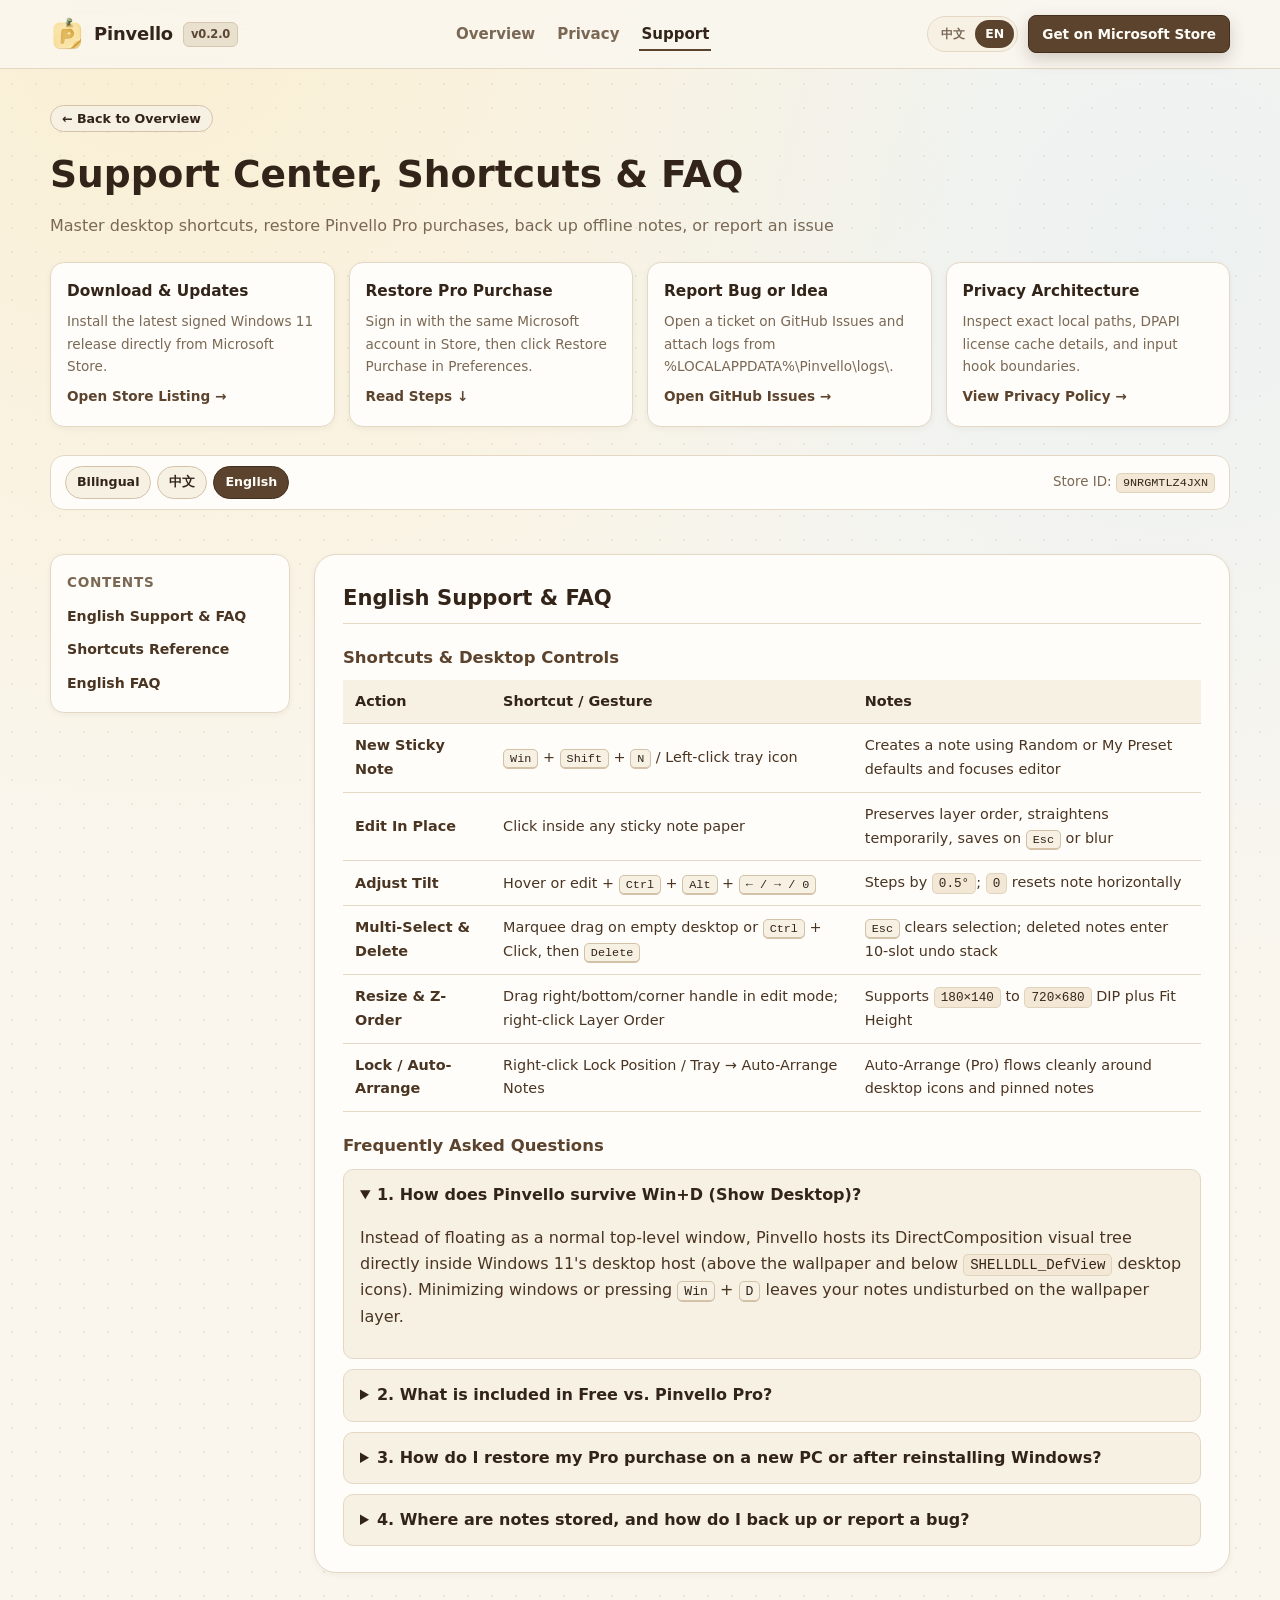
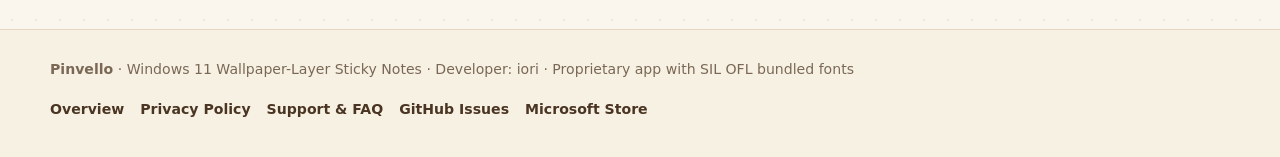
<file: support.html>
<!DOCTYPE html>
<html lang="zh-Hans">
<head>
  <meta charset="utf-8" />
  <meta name="viewport" content="width=device-width, initial-scale=1" />
  <title
    data-title-zh="Pinvello 支持与帮助中心 / Support & FAQ"
    data-title-en="Support & FAQ — Pinvello"
  >Pinvello 支持与帮助中心 / Support & FAQ</title>
  <meta name="description" content="Pinvello Windows 11 桌面便笺支持中心：快捷操作表、恢复 Pinvello Pro 购买、本地数据备份与扩展包使用教程。" />
  <link rel="icon" type="image/png" sizes="32x32" href="./assets/img/favicon-32.png" />
  <link rel="apple-touch-icon" sizes="180x180" href="./assets/img/apple-touch-icon.png" />
  <link rel="stylesheet" href="./assets/css/tokens.css" />
  <link rel="stylesheet" href="./assets/css/main.css" />
</head>
<body>
  <header class="site-header">
    <div class="container header-inner">
      <a class="brand" href="./index.html">
        <img src="./assets/img/logo-128.webp" width="34" height="34" alt="Pinvello Logo" />
        <span>Pinvello</span>
        <span class="version-badge">v0.2.0</span>
      </a>

      <nav class="site-nav" id="site-nav" aria-label="主导航">
        <ul class="nav-links">
          <li><a href="./index.html" data-i18n="nav.overview">功能与体验</a></li>
          <li><a href="./privacy.html" data-i18n="nav.privacy">隐私政策</a></li>
          <li><a class="is-current" href="./support.html" data-i18n="nav.support">支持中心</a></li>
        </ul>
      </nav>

      <div class="header-actions">
        <div class="lang-switch" role="group" aria-label="Language">
          <button type="button" class="is-active" data-lang-btn="zh" aria-pressed="true">中文</button>
          <button type="button" data-lang-btn="en" aria-pressed="false">EN</button>
        </div>
        <a
          class="btn btn-primary btn-sm btn-store-nav"
          href="https://apps.microsoft.com/detail/9NRGMTLZ4JXN"
          target="_blank"
          rel="noopener"
          data-i18n="nav.store"
        >Microsoft Store 获取</a>
        <button
          type="button"
          class="mobile-toggle"
          id="mobile-nav-toggle"
          aria-expanded="false"
          aria-controls="site-nav"
        >☰</button>
      </div>
    </div>
  </header>

  <main class="container" data-doc-page="support" data-doc-view="both">
    <section class="doc-hero">
      <a class="pill-btn" href="./index.html" data-i18n="privacy.back">← 返回产品官网</a>
      <h1 data-i18n="support.hero.title">支持中心、快捷键与常见问题</h1>
      <p style="margin:0;color:var(--ink-muted)" data-i18n="support.hero.sub">
        快速上手桌面操作、恢复 Pinvello Pro 买断权益、备份本地数据或提交问题单
      </p>

      <div class="doc-summary-grid">
        <article class="doc-sum-card">
          <h3 data-i18n="support.card1.t">下载与更新</h3>
          <p data-i18n="support.card1.d">通过 Microsoft Store 获取 Windows 11 官方签名的最新版 Pinvello。</p>
          <a href="https://apps.microsoft.com/detail/9NRGMTLZ4JXN" target="_blank" rel="noopener" data-i18n="support.card1.a">打开商店页面 →</a>
        </article>
        <article class="doc-sum-card">
          <h3 data-i18n="support.card2.t">恢复 Pro 购买</h3>
          <p data-i18n="support.card2.d">重装系统或换新电脑后，在商店登录同账号并在「偏好设置」点恢复购买。</p>
          <a href="#zh-faq" data-i18n="support.card2.a">查看详细步骤 ↓</a>
        </article>
        <article class="doc-sum-card">
          <h3 data-i18n="support.card3.t">反馈问题与建议</h3>
          <p data-i18n="support.card3.d">附带 %LOCALAPPDATA%\Pinvello\logs\ 日志与系统版本，在 GitHub Issues 提交。</p>
          <a href="https://github.com/botmiao/pinvello-docs/issues" target="_blank" rel="noopener" data-i18n="support.card3.a">前往 Issues 提问 →</a>
        </article>
        <article class="doc-sum-card">
          <h3 data-i18n="support.card4.t">阅读隐私声明</h3>
          <p data-i18n="support.card4.d">了解离线存储位置、DPAPI 离线授权缓存与桌面钩子工作方式。</p>
          <a href="./privacy.html" data-i18n="support.card4.a">查看隐私政策 →</a>
        </article>
      </div>

      <div class="doc-view-bar">
        <div class="doc-view-pills" role="group" aria-label="Document view language">
          <button type="button" class="pill-btn is-active" data-doc-view-btn="both" aria-pressed="true" data-i18n="doc.view.both">双语对照</button>
          <button type="button" class="pill-btn" data-doc-view-btn="zh" aria-pressed="false" data-i18n="doc.view.zh">仅看中文</button>
          <button type="button" class="pill-btn" data-doc-view-btn="en" aria-pressed="false" data-i18n="doc.view.en">English Only</button>
        </div>
        <div style="font-size:0.84rem;color:var(--ink-muted)">
          Store ID: <code>9NRGMTLZ4JXN</code>
        </div>
      </div>
    </section>

    <div class="doc-layout">
      <aside class="doc-toc" aria-label="目录">
        <h2 data-i18n="privacy.toc.title">目录导航</h2>
        <ul>
          <li data-doc-lang="zh"><a href="#zh" data-zh="中文快捷速查与 FAQ" data-en="中文指南 (#zh)">中文快捷速查与 FAQ</a></li>
          <li data-doc-lang="zh"><a href="#zh-shortcuts" data-zh="桌面操作与快捷键" data-en="中文快捷键表">桌面操作与快捷键</a></li>
          <li data-doc-lang="zh"><a href="#zh-faq" data-zh="中文常见问题" data-en="中文常见问题">中文常见问题</a></li>
          <li data-doc-lang="en"><a href="#en">English Support &amp; FAQ</a></li>
          <li data-doc-lang="en"><a href="#en-shortcuts">Shortcuts Reference</a></li>
          <li data-doc-lang="en"><a href="#en-faq">English FAQ</a></li>
        </ul>
      </aside>

      <div class="doc-content">
        <!-- Chinese Support -->
        <section class="doc-card" id="zh" data-doc-lang="zh">
          <h2>中文支持与 FAQ</h2>

          <h3 id="zh-shortcuts">常用操作与快捷键速查</h3>
          <div class="table-wrap">
            <table class="shortcut-table">
              <thead>
                <tr>
                  <th>动作</th>
                  <th>触发方式</th>
                  <th>说明</th>
                </tr>
              </thead>
              <tbody>
                <tr>
                  <td><strong>新建便笺</strong></td>
                  <td><kbd>Win</kbd> + <kbd>Shift</kbd> + <kbd>N</kbd> / 左键单击托盘图标</td>
                  <td>按「全部随机」或「用户预设」创建并直接聚焦编辑</td>
                </tr>
                <tr>
                  <td><strong>进入原位编辑</strong></td>
                  <td>单击桌面上任意便笺内部</td>
                  <td>保持原图层顺序，回正水平方便输入中文；按 <kbd>Esc</kbd> 或失焦保存</td>
                </tr>
                <tr>
                  <td><strong>微调微倾角</strong></td>
                  <td>悬停或编辑时按 <kbd>Ctrl</kbd> + <kbd>Alt</kbd> + <kbd>← / → / 0</kbd></td>
                  <td>按 <code>0.5°</code> 步进调节手贴微倾角，<code>0</code> 一键水平归零</td>
                </tr>
                <tr>
                  <td><strong>多选与批量删除</strong></td>
                  <td>桌面空白处拖拽框选，或 <kbd>Ctrl</kbd> + 单击，按 <kbd>Delete</kbd></td>
                  <td>按 <kbd>Esc</kbd> 取消多选；删除后进入 10 条托盘撤销栈</td>
                </tr>
                <tr>
                  <td><strong>调节大小与图层</strong></td>
                  <td>编辑时拖右/下/右下手柄；右键菜单「图层顺序」「贴合当前内容高度」</td>
                  <td>支持 <code>180×140</code> 至 <code>720×680</code> DIP 无级调整</td>
                </tr>
                <tr>
                  <td><strong>锁定位置 / 自动排列</strong></td>
                  <td>右键「锁定便笺位置」 / 托盘右键「自动排列」</td>
                  <td>自动排列（Pro）避让左侧桌面图标与已锁定便笺</td>
                </tr>
              </tbody>
            </table>
          </div>

          <h3 id="zh-faq">常见问题解答</h3>

          <details class="faq-item" open>
            <summary>1. 为什么按下 Win+D 显示桌面时，Pinvello 便笺不会消失？</summary>
            <p>
              Pinvello 并非常规顶层悬浮窗，而是直接挂载到 Windows 11 桌面壁纸容器（<code>Progman</code> / <code>SHELLDLL_DefView</code> 下方），位于壁纸之上、桌面图标之下。因此无论是切换窗口、按下 <kbd>Win</kbd> + <kbd>D</kbd>，还是 <code>explorer.exe</code> 重启，便笺都能稳稳停留在桌面层。
            </p>
          </details>

          <details class="faq-item">
            <summary>2. 免费版与 Pinvello Pro（一次性买断）有什么区别？</summary>
            <ul>
              <li><strong>免费版</strong>：支持桌面同时保留最多 <strong>3 张</strong>活跃便笺（超出 3 张的旧便笺仍可读可编辑可删除）、全部 10 种界面语言、霞鹜文楷与全部系统字体、随壁纸自适应 / 经典暖阳主题、微翘卷角纸张、默认和纸胶带 / 图钉、撕下飘落 / 柔和淡出 / 无动画与拟真音效，以及偏好设置内无限试玩全部 Pro 删除特效与内置手绘字体。</li>
              <li><strong>Pinvello Pro</strong>：一次性买断终身有效（无订阅），解锁无限数量便笺、全部 6 款内置 SIL OFL 字体、全部 6 套主题、手撕毛边 / 打孔 / 横线 / 方格点阵纸张、全部 8 种固定件、全部 8 种删除动画与自定义时长（<code>150–3000 ms</code>）、一键自动排列，以及 <code>doodles/</code>、<code>fonts/</code>、<code>themes/</code> 扩展包加载。</li>
            </ul>
          </details>

          <details class="faq-item">
            <summary>3. 重装系统或更换电脑后，如何恢复 Pinvello Pro 买断权益？</summary>
            <p>
              请先确认 Windows 的 Microsoft Store 应用已登录您当初购买时使用的同一 Microsoft 账号，然后打开 Pinvello <strong>偏好设置</strong> 顶部横幅，点击<strong>「恢复购买」</strong>即可自动同步授权并写入本地 DPAPI 离线缓存。
            </p>
          </details>

          <details class="faq-item">
            <summary>4. 便笺数据存放在哪里？如何备份、迁移或彻底删除？</summary>
            <p>
              全部本地数据默认保存于 <code>%LOCALAPPDATA%\Pinvello\</code>（主文件为 <code>notes.json</code>，连同 <code>extensions\</code> 与 <code>logs\</code>）。备份只需复制该文件夹；如需彻底清除所有数据，退出 Pinvello 后删除 <code>%LOCALAPPDATA%\Pinvello\</code> 即可。
            </p>
          </details>

          <details class="faq-item">
            <summary>5. 如何使用自定义角落插画、主题色卡与外部字体？</summary>
            <ul>
              <li>在偏好设置底部点击一键打开扩展包目录（对应 <code>%LOCALAPPDATA%\Pinvello\</code> 下的 <code>doodles\</code>、<code>themes\</code>、<code>fonts\</code>）。</li>
              <li><strong>角落插画</strong>：放入任意 <code>.svg</code> 文件（如 <code>coffee-咖啡-拿铁.svg</code>），便笺处于「智能匹配」时写到关键词即自动匹配。</li>
              <li><strong>主题色卡</strong>：新建 UTF-8 <code>.json</code> 文件填入 <code>name</code> 与 1–5 组 <code>[纸张色, 胶带色]</code> 十六进制色值。</li>
              <li><strong>外部字体</strong>：放入 <code>.ttf</code> 或 <code>.otf</code> 文件即可在字体搜索框带文件夹徽标处选用。</li>
            </ul>
          </details>
        </section>

        <!-- English Support -->
        <section class="doc-card" id="en" data-doc-lang="en">
          <h2>English Support &amp; FAQ</h2>

          <h3 id="en-shortcuts">Shortcuts &amp; Desktop Controls</h3>
          <div class="table-wrap">
            <table class="shortcut-table">
              <thead>
                <tr>
                  <th>Action</th>
                  <th>Shortcut / Gesture</th>
                  <th>Notes</th>
                </tr>
              </thead>
              <tbody>
                <tr>
                  <td><strong>New Sticky Note</strong></td>
                  <td><kbd>Win</kbd> + <kbd>Shift</kbd> + <kbd>N</kbd> / Left-click tray icon</td>
                  <td>Creates a note using Random or My Preset defaults and focuses editor</td>
                </tr>
                <tr>
                  <td><strong>Edit In Place</strong></td>
                  <td>Click inside any sticky note paper</td>
                  <td>Preserves layer order, straightens temporarily, saves on <kbd>Esc</kbd> or blur</td>
                </tr>
                <tr>
                  <td><strong>Adjust Tilt</strong></td>
                  <td>Hover or edit + <kbd>Ctrl</kbd> + <kbd>Alt</kbd> + <kbd>← / → / 0</kbd></td>
                  <td>Steps by <code>0.5°</code>; <code>0</code> resets note horizontally</td>
                </tr>
                <tr>
                  <td><strong>Multi-Select &amp; Delete</strong></td>
                  <td>Marquee drag on empty desktop or <kbd>Ctrl</kbd> + Click, then <kbd>Delete</kbd></td>
                  <td><kbd>Esc</kbd> clears selection; deleted notes enter 10-slot undo stack</td>
                </tr>
                <tr>
                  <td><strong>Resize &amp; Z-Order</strong></td>
                  <td>Drag right/bottom/corner handle in edit mode; right-click Layer Order</td>
                  <td>Supports <code>180×140</code> to <code>720×680</code> DIP plus Fit Height</td>
                </tr>
                <tr>
                  <td><strong>Lock / Auto-Arrange</strong></td>
                  <td>Right-click Lock Position / Tray → Auto-Arrange Notes</td>
                  <td>Auto-Arrange (Pro) flows cleanly around desktop icons and pinned notes</td>
                </tr>
              </tbody>
            </table>
          </div>

          <h3 id="en-faq">Frequently Asked Questions</h3>

          <details class="faq-item" open>
            <summary>1. How does Pinvello survive Win+D (Show Desktop)?</summary>
            <p>
              Instead of floating as a normal top-level window, Pinvello hosts its DirectComposition visual tree directly inside Windows 11's desktop host (above the wallpaper and below <code>SHELLDLL_DefView</code> desktop icons). Minimizing windows or pressing <kbd>Win</kbd> + <kbd>D</kbd> leaves your notes undisturbed on the wallpaper layer.
            </p>
          </details>

          <details class="faq-item">
            <summary>2. What is included in Free vs. Pinvello Pro?</summary>
            <ul>
              <li><strong>Free Tier</strong>: Up to 3 active desktop notes simultaneously (existing >3 notes always remain readable &amp; editable), all 10 UI languages, LXGW WenKai plus all Windows system fonts, Adaptive &amp; Classic themes, Curled paper, Auto tape/pushpin, Peel Drop / Fade Out / None animations with Foley audio, and unrestricted live previews of all Pro effects &amp; fonts inside Preferences.</li>
              <li><strong>Pinvello Pro (One-Time Lifetime Purchase)</strong>: Unlimited notes, all 6 bundled SIL OFL fonts, all 6 themes, Torn/Perforated/Ruled/Grid paper styles, all 8 fastener styles, all 8 delete options with custom <code>150–3000 ms</code> timing, Auto-Arrange Notes, and external <code>doodles/</code>, <code>fonts/</code>, <code>themes/</code> extensions.</li>
            </ul>
          </details>

          <details class="faq-item">
            <summary>3. How do I restore my Pro purchase on a new PC or after reinstalling Windows?</summary>
            <p>
              Sign in to the Microsoft Store app with the same Microsoft account used for your original purchase, then open <strong>Pinvello Preferences</strong> and click <strong>Restore Purchase</strong>.
            </p>
          </details>

          <details class="faq-item">
            <summary>4. Where are notes stored, and how do I back up or report a bug?</summary>
            <p>
              All local data lives in <code>%LOCALAPPDATA%\Pinvello\</code> (<code>notes.json</code>, <code>extensions\</code>, and <code>logs\</code>). Back up that folder anytime. For technical issues, please open a ticket at <a href="https://github.com/botmiao/pinvello-docs/issues" target="_blank" rel="noopener">GitHub Issues</a> with your Windows 11 build number and relevant log files.
            </p>
          </details>
        </section>
      </div>
    </div>
  </main>

  <footer class="site-footer">
    <div class="container footer-inner">
      <div>
        <strong>Pinvello</strong> · <span data-i18n="footer.tagline">Windows 11 桌面壁纸层拟物便笺 · 开发者 iori · 开源字体兼容闭源商业软件</span>
      </div>
      <div class="footer-links">
        <a href="./index.html" data-i18n="footer.home">产品首页</a>
        <a href="./privacy.html" data-i18n="footer.privacy">隐私政策</a>
        <a href="./support.html" data-i18n="footer.support">支持中心</a>
        <a href="https://github.com/botmiao/pinvello-docs/issues" target="_blank" rel="noopener" data-i18n="footer.issues">GitHub 反馈</a>
        <a href="https://apps.microsoft.com/detail/9NRGMTLZ4JXN" target="_blank" rel="noopener" data-i18n="footer.store">Microsoft Store</a>
      </div>
    </div>
  </footer>

  <script type="module">
    import { initI18n } from './assets/js/i18n.js';
    initI18n();
  </script>
</body>
</html>
</file>
<file: assets/css/tokens.css>
/* Pinvello Design Tokens — extracted from crates/pinvello/src/{palette,settings,ui}.rs */
:root {
  /* Paper & Warm Craft Surfaces */
  --bg: #faf6ee;
  --surface: #fffdf9;
  --surface-warm: #f7f1e4;
  --surface-tint: #f2e8d5;
  --surface-subtle: #f5efe2;
  --border: #e4d8c5;
  --border-strong: #d3c2a8;

  /* Ink & Typography */
  --ink: #332419;
  --ink-body: #4a3422;
  --ink-muted: #7a6855;
  --ink-faint: #988672;

  /* Brand & Interactive Accents */
  --accent: #5c432e;
  --accent-hover: #4b3523;
  --accent-ink: #fffdf8;
  --pin-sage: #6e8b63;
  --pin-sage-soft: #e9f1e5;
  --pin-sage-border: #b8ccb0;

  /* Pro Lifetime Tier Accent */
  --pro-gold: #dfb45a;
  --pro-bg: #f6ebd3;
  --pro-border: #ba8e36;
  --pro-ink: #3a240b;

  /* Semantic @time Capsule Tokens */
  --due-soon-bg: rgba(230, 126, 34, 0.15);
  --due-soon-ink: #d35400;
  --due-over-bg: rgba(231, 76, 60, 0.15);
  --due-over-ink: #c0392b;
  --due-normal-bg: rgba(74, 52, 34, 0.08);
  --due-normal-ink: rgba(74, 52, 34, 0.72);
  --due-done-bg: rgba(0, 0, 0, 0.05);
  --due-done-ink: rgba(74, 52, 34, 0.45);

  /* Typography Stacks (zero heavy CJK font downloads) */
  --font-sans: "Segoe UI Variable", "Segoe UI", "Microsoft YaHei UI", "PingFang SC", "Noto Sans CJK SC", system-ui, -apple-system, sans-serif;
  --font-hand: "LXGW WenKai", "Kaiti SC", "KaiTi", "STKaiti", "Segoe Print", "Bradley Hand", "Segoe UI", cursive, sans-serif;
  --font-mono: "Cascadia Code", "Consolas", "SFMono-Regular", Menlo, ui-monospace, monospace;

  /* Elevation & Radii */
  --shadow-xs: 0 2px 6px rgba(51, 36, 25, 0.05);
  --shadow-sm: 0 8px 22px rgba(51, 36, 25, 0.06);
  --shadow-md: 0 14px 36px rgba(51, 36, 25, 0.09);
  --shadow-lg: 0 24px 60px rgba(42, 28, 16, 0.14);

  --radius-sm: 8px;
  --radius-md: 14px;
  --radius-lg: 22px;
  --radius-xl: 28px;
  --radius-pill: 999px;

  --container-max: 1180px;
  --header-h: 68px;
}
</file>
<file: assets/css/main.css>
/* Pinvello Static Website Stylesheet */

*,
*::before,
*::after {
  box-sizing: border-box;
}

html {
  scroll-behavior: smooth;
}

body {
  margin: 0;
  font-family: var(--font-sans);
  color: var(--ink-body);
  background-color: var(--bg);
  background-image:
    radial-gradient(circle at 12% 0%, rgba(248, 226, 162, 0.36), transparent 42%),
    radial-gradient(circle at 92% 14%, rgba(202, 230, 250, 0.28), transparent 38%),
    radial-gradient(rgba(92, 67, 46, 0.085) 1px, transparent 1px);
  background-size: auto, auto, 24px 24px;
  line-height: 1.65;
  overflow-x: hidden;
  -webkit-font-smoothing: antialiased;
}

img,
video,
svg {
  display: block;
  max-width: 100%;
}

a {
  color: var(--accent);
  text-decoration: none;
}

a:hover {
  text-decoration: underline;
}

code {
  font-family: var(--font-mono);
  font-size: 0.88em;
  background: var(--surface-tint);
  color: var(--ink);
  padding: 2px 6px;
  border-radius: 5px;
  border: 1px solid rgba(211, 194, 168, 0.55);
  word-break: break-word;
}

.container {
  width: min(var(--container-max), calc(100% - 32px));
  margin-inline: auto;
}

/* ---------------- Header ---------------- */
.site-header {
  position: sticky;
  top: 0;
  z-index: 60;
  background: rgba(250, 246, 238, 0.88);
  backdrop-filter: blur(12px);
  border-bottom: 1px solid var(--border);
}

.header-inner {
  display: flex;
  align-items: center;
  justify-content: space-between;
  gap: 14px;
  min-height: var(--header-h);
  padding: 8px 0;
}

.brand {
  display: inline-flex;
  align-items: center;
  gap: 10px;
  color: var(--ink);
  font-weight: 700;
  font-size: 1.12rem;
  letter-spacing: -0.01em;
  flex-shrink: 0;
}

.brand:hover {
  text-decoration: none;
}

.brand img {
  width: 34px;
  height: 34px;
  border-radius: 8px;
}

.version-badge {
  font-size: 0.72rem;
  font-weight: 700;
  padding: 2px 7px;
  border-radius: 6px;
  background: #eae0ce;
  color: #5c4735;
  border: 1px solid #d6c7b0;
}

.site-nav {
  display: flex;
  align-items: center;
  gap: 20px;
}

.nav-links {
  display: flex;
  align-items: center;
  gap: 18px;
  list-style: none;
  margin: 0;
  padding: 0;
}

.nav-links a {
  font-size: 0.94rem;
  font-weight: 600;
  color: var(--ink-muted);
  padding: 6px 2px;
  border-bottom: 2px solid transparent;
  transition: color 0.16s ease, border-color 0.16s ease;
}

.nav-links a:hover,
.nav-links a.is-current {
  color: var(--ink);
  text-decoration: none;
  border-bottom-color: var(--accent);
}

.header-actions {
  display: flex;
  align-items: center;
  gap: 10px;
  flex-shrink: 0;
}

.lang-switch {
  display: inline-flex;
  padding: 3px;
  background: var(--surface-warm);
  border: 1px solid var(--border);
  border-radius: var(--radius-pill);
}

.lang-switch button {
  border: 0;
  background: transparent;
  color: var(--ink-muted);
  font: inherit;
  font-size: 0.78rem;
  font-weight: 600;
  padding: 4px 10px;
  border-radius: var(--radius-pill);
  cursor: pointer;
  transition: background 0.15s ease, color 0.15s ease;
}

.lang-switch button.is-active {
  background: var(--accent);
  color: var(--accent-ink);
}

.btn {
  display: inline-flex;
  align-items: center;
  justify-content: center;
  gap: 8px;
  padding: 10px 18px;
  border-radius: 10px;
  font: inherit;
  font-weight: 600;
  font-size: 0.94rem;
  cursor: pointer;
  border: 1px solid var(--border-strong);
  background: var(--surface);
  color: var(--ink);
  box-shadow: var(--shadow-xs);
  transition: transform 0.15s ease, background 0.15s ease, box-shadow 0.15s ease;
  text-decoration: none;
}

.btn:hover {
  text-decoration: none;
  background: var(--surface-warm);
  transform: translateY(-1px);
}

.btn-primary {
  background: var(--accent);
  border-color: #422e1d;
  color: var(--accent-ink);
  box-shadow: 0 6px 16px rgba(74, 52, 34, 0.22);
}

.btn-primary:hover {
  background: var(--accent-hover);
  color: var(--accent-ink);
}

.btn-sm {
  padding: 7px 13px;
  font-size: 0.85rem;
  border-radius: 8px;
}

.mobile-toggle {
  display: none;
  border: 1px solid var(--border);
  background: var(--surface);
  color: var(--ink);
  border-radius: 8px;
  padding: 6px 10px;
  font: inherit;
  font-size: 0.88rem;
  font-weight: 600;
  cursor: pointer;
}

/* ---------------- Hero + Interactive Sandbox ---------------- */
.hero {
  padding: 44px 0 56px;
}

.hero-grid {
  display: grid;
  grid-template-columns: minmax(0, 0.94fr) minmax(0, 1.18fr);
  gap: 32px;
  align-items: center;
}

.eyebrow {
  display: inline-flex;
  align-items: center;
  gap: 8px;
  padding: 5px 12px;
  border-radius: var(--radius-pill);
  background: var(--surface-warm);
  border: 1px solid var(--border);
  color: var(--accent);
  font-size: 0.8rem;
  font-weight: 700;
  letter-spacing: 0.02em;
}

.eyebrow-dot {
  width: 8px;
  height: 8px;
  border-radius: 50%;
  background: var(--pin-sage);
}

.hero h1 {
  margin: 16px 0 14px;
  font-size: clamp(2rem, 3.6vw, 2.95rem);
  line-height: 1.18;
  color: var(--ink);
  letter-spacing: -0.02em;
}

.hero h1 .hl {
  position: relative;
  display: inline-block;
  z-index: 1;
}

.hero h1 .hl::after {
  content: "";
  position: absolute;
  left: -2px;
  right: -2px;
  bottom: 4px;
  height: 12px;
  background: rgba(248, 226, 162, 0.88);
  border-radius: 6px;
  z-index: -1;
}

.hero-lead {
  font-size: 1.05rem;
  color: var(--ink-muted);
  margin: 0 0 22px;
  max-width: 54ch;
}

.hero-actions {
  display: flex;
  flex-wrap: wrap;
  gap: 12px;
  align-items: center;
}

.hero-sublinks {
  margin-top: 10px;
  font-size: 0.84rem;
  color: var(--ink-muted);
}

.hero-sublinks a {
  font-weight: 600;
  border-bottom: 1px dashed var(--border-strong);
}

.trust-chips {
  display: flex;
  flex-wrap: wrap;
  gap: 8px;
  margin-top: 22px;
}

.trust-chip {
  display: inline-flex;
  align-items: center;
  gap: 6px;
  padding: 5px 11px;
  border-radius: var(--radius-pill);
  background: var(--surface);
  border: 1px solid var(--border);
  font-size: 0.8rem;
  font-weight: 600;
  color: var(--ink);
}

.trust-chip::before {
  content: "";
  width: 6px;
  height: 6px;
  border-radius: 50%;
  background: var(--pin-sage);
}

/* Desktop Sandbox Shell */
.sandbox-card {
  background: var(--surface);
  border: 1px solid var(--border);
  border-radius: var(--radius-xl);
  padding: 16px;
  box-shadow: var(--shadow-lg);
}

.sandbox-top {
  display: flex;
  flex-wrap: wrap;
  justify-content: space-between;
  align-items: center;
  gap: 8px;
  margin-bottom: 10px;
}

.sandbox-top strong {
  font-size: 0.94rem;
  color: var(--ink);
}

.sandbox-top span {
  font-size: 0.8rem;
  color: var(--ink-muted);
}

.sandbox-stage {
  position: relative;
  height: 416px;
  border-radius: 16px;
  overflow: hidden;
  border: 1px solid rgba(51, 36, 25, 0.14);
  background:
    radial-gradient(circle at 22% 18%, rgba(255, 224, 178, 0.65), transparent 44%),
    radial-gradient(circle at 76% 24%, rgba(164, 214, 250, 0.72), transparent 52%),
    linear-gradient(175deg, #4b8ad6 0%, #8bc1e8 42%, #c9c7ba 57%, #4d6b80 62%, #29465a 100%);
  user-select: none;
}

.sandbox-wallpaper-art {
  position: absolute;
  inset: 0;
  width: 100%;
  height: 100%;
  pointer-events: none;
  opacity: 0.86;
}

.sandbox-notes-layer {
  position: absolute;
  inset: 0 0 38px 0;
  z-index: 2;
}

.sandbox-icons-layer {
  position: absolute;
  top: 14px;
  left: 14px;
  z-index: 4;
  display: flex;
  flex-direction: column;
  gap: 14px;
  pointer-events: none;
}

.win-icon {
  display: flex;
  flex-direction: column;
  align-items: center;
  gap: 3px;
  width: 56px;
  text-align: center;
  color: #fff;
  text-shadow: 0 1px 4px rgba(0, 0, 0, 0.68);
  font-size: 11px;
  font-weight: 500;
}

.win-icon-glyph {
  width: 30px;
  height: 30px;
  border-radius: 6px;
  background: rgba(255, 255, 255, 0.18);
  backdrop-filter: blur(4px);
  display: grid;
  place-items: center;
  font-size: 16px;
}

/* Mock Foreground App Window for Win+D demo */
.sandbox-mock-window {
  position: absolute;
  inset: 38px 46px 62px 72px;
  z-index: 6;
  background: rgba(255, 253, 249, 0.94);
  backdrop-filter: blur(12px);
  border: 1px solid rgba(51, 36, 25, 0.18);
  border-radius: 12px;
  box-shadow: 0 20px 50px rgba(15, 23, 35, 0.35);
  display: flex;
  flex-direction: column;
  transform: translateY(140%) scale(0.84);
  opacity: 0;
  pointer-events: none;
  transition: transform 0.28s cubic-bezier(0.22, 1, 0.36, 1), opacity 0.22s ease;
}

.sandbox-mock-window.is-open {
  transform: translateY(0) scale(1);
  opacity: 1;
  pointer-events: auto;
}

.mock-titlebar {
  display: flex;
  justify-content: space-between;
  align-items: center;
  padding: 8px 12px;
  border-bottom: 1px solid var(--border);
  background: rgba(247, 241, 228, 0.85);
  border-radius: 12px 12px 0 0;
  font-size: 0.8rem;
  font-weight: 700;
  color: var(--ink);
}

.mock-min-btn {
  border: 1px solid var(--border);
  background: var(--surface);
  color: var(--ink);
  border-radius: 6px;
  width: 26px;
  height: 22px;
  cursor: pointer;
  font-weight: 700;
}

.mock-body {
  padding: 20px;
  font-size: 0.88rem;
  color: var(--ink-muted);
}

.mock-skeleton {
  margin-top: 14px;
  display: grid;
  gap: 8px;
}

.mock-skeleton span {
  height: 10px;
  border-radius: 6px;
  background: rgba(92, 67, 46, 0.11);
}

/* Windows 11 Frosted Taskbar */
.sandbox-taskbar {
  position: absolute;
  left: 0;
  right: 0;
  bottom: 0;
  height: 36px;
  z-index: 8;
  background: rgba(246, 243, 238, 0.86);
  backdrop-filter: blur(12px);
  border-top: 1px solid rgba(255, 255, 255, 0.55);
  display: flex;
  align-items: center;
  justify-content: center;
  gap: 8px;
  padding: 0 10px;
}

.tb-dots {
  display: flex;
  align-items: center;
  gap: 8px;
}

.tb-app {
  width: 20px;
  height: 20px;
  border-radius: 5px;
  background: rgba(51, 36, 25, 0.14);
}

.tb-app--win {
  background: linear-gradient(135deg, #2794e8, #0067c0);
}

.tb-app--pinvello {
  width: 22px;
  height: 22px;
  border-radius: 5px;
  overflow: hidden;
  background: transparent;
}

.tb-show-desktop {
  position: absolute;
  right: 0;
  top: 0;
  bottom: 0;
  width: 14px;
  border: 0;
  border-left: 1px solid rgba(51, 36, 25, 0.18);
  background: transparent;
  cursor: pointer;
}

.tb-show-desktop:hover {
  background: rgba(51, 36, 25, 0.12);
}

/* Interactive Note Card inside Sandbox */
.sb-note {
  position: absolute;
  cursor: grab;
  touch-action: none;
  transition: transform 0.18s cubic-bezier(0.22, 1, 0.36, 1), filter 0.16s ease;
}

.sb-note.is-dragging {
  cursor: grabbing;
  filter: drop-shadow(0 16px 22px rgba(20, 14, 8, 0.28));
  transition: none;
}

.sb-note-paper {
  position: absolute;
  pointer-events: none;
}

.sb-note-paper svg {
  width: 100%;
  height: 100%;
}

.sb-note.is-selected .sb-note-paper::after {
  content: "";
  position: absolute;
  inset: 26px;
  border-radius: 8px;
  border: 1.5px dashed rgba(92, 67, 46, 0.34);
  pointer-events: none;
}

.sb-fastener {
  position: absolute;
  left: 50%;
  transform: translateX(-50%);
  pointer-events: none;
  z-index: 3;
}

.sb-fastener--washi,
.sb-fastener--striped {
  top: -11px;
}

.sb-fastener--pushpin,
.sb-fastener--roundPin {
  top: -15px;
}

.sb-fastener--paperclip {
  top: -15px;
  left: 26%;
}

.sb-fastener--binderClip,
.sb-fastener--hook {
  top: -21px;
}

.sb-doodle {
  position: absolute;
  right: 12px;
  top: 10px;
  width: 18px;
  height: 18px;
  color: rgba(74, 52, 34, 0.45);
  pointer-events: none;
}

.sb-doodle svg {
  width: 100%;
  height: 100%;
}

.sb-note-body {
  position: relative;
  z-index: 2;
  padding: 17px 14px 14px;
  height: 100%;
  display: flex;
  flex-direction: column;
  gap: 5px;
  font-family: var(--font-hand);
}

.sb-note-title {
  font-size: 14.5px;
  font-weight: 700;
  color: var(--ink);
  line-height: 1.25;
  padding-right: 18px;
}

.sb-title-underline {
  margin-top: 2px;
  line-height: 0;
}

.sb-note-lines {
  display: flex;
  flex-direction: column;
  gap: 4px;
  margin-top: 2px;
}

.sb-text-line {
  font-size: 11.8px;
  line-height: 1.35;
  color: var(--ink-body);
}

.sb-todo-row {
  display: flex;
  align-items: center;
  gap: 5px;
  border: 0;
  background: transparent;
  padding: 2px 3px;
  border-radius: 5px;
  cursor: pointer;
  text-align: left;
  font: inherit;
  font-size: 11.8px;
  color: var(--ink-body);
  width: 100%;
}

.sb-todo-row:hover {
  background: rgba(51, 36, 25, 0.06);
}

.sb-checkbox {
  width: 12px;
  height: 12px;
  border: 1.3px solid var(--ink-body);
  border-radius: 3px;
  display: inline-grid;
  place-items: center;
  font-size: 9px;
  font-weight: 700;
  flex-shrink: 0;
  background: rgba(255, 255, 255, 0.45);
}

.sb-todo-text {
  flex: 1;
  min-width: 0;
  white-space: nowrap;
  overflow: hidden;
  text-overflow: ellipsis;
}

.sb-todo-row.is-done .sb-todo-text {
  text-decoration: line-through;
  opacity: 0.56;
}

.sb-due {
  font-family: var(--font-sans);
  font-size: 9.5px;
  font-weight: 600;
  padding: 1px 5px;
  border-radius: 8px;
  flex-shrink: 0;
}

.sb-due--soon {
  background: var(--due-soon-bg);
  color: var(--due-soon-ink);
}

.sb-due--normal {
  background: var(--due-normal-bg);
  color: var(--due-normal-ink);
}

.sb-due--done {
  background: var(--due-done-bg);
  color: var(--due-done-ink);
  text-decoration: line-through;
}

/* Sandbox Controls Bar */
.sandbox-controls {
  margin-top: 12px;
  display: grid;
  gap: 10px;
}

.swatch-row {
  display: flex;
  flex-wrap: wrap;
  align-items: center;
  gap: 6px;
}

.ctrl-label {
  font-size: 0.78rem;
  font-weight: 700;
  color: var(--ink-muted);
  margin-right: 4px;
}

.swatch-pill {
  display: inline-flex;
  align-items: center;
  gap: 6px;
  padding: 4px 10px;
  border-radius: var(--radius-pill);
  border: 1px solid var(--border);
  background: var(--surface-warm);
  color: var(--ink);
  font: inherit;
  font-size: 0.78rem;
  font-weight: 600;
  cursor: pointer;
}

.swatch-pill.is-active {
  background: #e5d2b2;
  border-color: var(--accent);
}

.swatch-dots {
  display: inline-flex;
  gap: 2px;
}

.swatch-dot {
  width: 9px;
  height: 9px;
  border-radius: 50%;
  border: 1px solid rgba(51, 36, 25, 0.16);
}

.mini-pro {
  font-size: 0.65rem;
  font-weight: 800;
  padding: 1px 4px;
  border-radius: 4px;
  background: var(--pro-bg);
  color: var(--pro-ink);
  border: 1px solid var(--pro-border);
  line-height: 1.2;
}

.sandbox-tools-row {
  display: flex;
  flex-wrap: wrap;
  align-items: center;
  justify-content: space-between;
  gap: 8px;
}

.select-group {
  display: flex;
  flex-wrap: wrap;
  align-items: center;
  gap: 8px;
}

.select-group label {
  display: inline-flex;
  align-items: center;
  gap: 5px;
  font-size: 0.8rem;
  color: var(--ink-muted);
  font-weight: 600;
}

.select-group select {
  font: inherit;
  font-size: 0.8rem;
  padding: 4px 8px;
  border-radius: 8px;
  border: 1px solid var(--border-strong);
  background: var(--surface);
  color: var(--ink);
}

.sandbox-btns {
  display: flex;
  gap: 6px;
}

.pill-btn {
  border: 1px solid var(--border-strong);
  background: var(--surface-warm);
  color: var(--ink);
  font: inherit;
  font-size: 0.79rem;
  font-weight: 600;
  padding: 5px 11px;
  border-radius: var(--radius-pill);
  cursor: pointer;
}

.pill-btn:hover {
  background: var(--surface-tint);
}

.pill-btn.is-active,
.pill-btn.is-accent {
  background: var(--accent);
  color: var(--accent-ink);
  border-color: #422e1d;
}

.sandbox-status {
  margin: 0;
  font-size: 0.78rem;
  color: var(--ink-muted);
  padding: 6px 10px;
  background: var(--surface-warm);
  border-radius: 8px;
  border: 1px solid rgba(228, 216, 197, 0.7);
}

/* ---------------- Section Layout ---------------- */
.section {
  padding: 56px 0;
}

.section-head {
  max-width: 680px;
  margin-bottom: 28px;
}

.section-kicker {
  font-size: 0.76rem;
  font-weight: 800;
  letter-spacing: 0.08em;
  text-transform: uppercase;
  color: var(--pin-sage);
  margin-bottom: 6px;
}

.section-head h2 {
  margin: 0 0 10px;
  font-size: clamp(1.55rem, 2.8vw, 2.15rem);
  line-height: 1.25;
  color: var(--ink);
}

.section-head p {
  margin: 0;
  color: var(--ink-muted);
  font-size: 1rem;
}

/* ---------------- Real Windows 11 Showcase ---------------- */
.showcase-panel {
  background: var(--surface);
  border: 1px solid var(--border);
  border-radius: var(--radius-xl);
  padding: 20px;
  box-shadow: var(--shadow-md);
}

.tab-bar {
  display: flex;
  flex-wrap: wrap;
  gap: 8px;
  margin-bottom: 16px;
}

.tab-btn {
  border: 1px solid var(--border);
  background: var(--surface-warm);
  color: var(--ink-muted);
  font: inherit;
  font-size: 0.88rem;
  font-weight: 600;
  padding: 8px 16px;
  border-radius: var(--radius-pill);
  cursor: pointer;
}

.tab-btn.is-active {
  background: var(--accent);
  border-color: #422e1d;
  color: var(--accent-ink);
}

.shot-frame {
  position: relative;
  border-radius: 14px;
  overflow: hidden;
  border: 1px solid var(--border);
  background: #1c2836;
  cursor: zoom-in;
}

.shot-frame img {
  width: 100%;
  height: auto;
  aspect-ratio: 16 / 9;
  object-fit: cover;
}

.shot-zoom-badge {
  position: absolute;
  right: 12px;
  bottom: 12px;
  padding: 5px 11px;
  border-radius: var(--radius-pill);
  background: rgba(51, 36, 25, 0.78);
  color: #fff;
  font-size: 0.78rem;
  font-weight: 600;
}

.shot-caption {
  margin: 12px 2px 0;
  color: var(--ink-muted);
  font-size: 0.92rem;
}

/* Lightbox Dialog */
.lightbox {
  border: 0;
  padding: 14px;
  border-radius: 16px;
  background: var(--surface);
  max-width: min(1100px, 94vw);
  box-shadow: 0 28px 80px rgba(0, 0, 0, 0.45);
}

.lightbox::backdrop {
  background: rgba(24, 17, 11, 0.72);
  backdrop-filter: blur(4px);
}

.lightbox img {
  width: 100%;
  height: auto;
  border-radius: 10px;
}

.lightbox-bar {
  display: flex;
  justify-content: space-between;
  align-items: center;
  margin-top: 10px;
  gap: 12px;
}

/* ---------------- Delete FX + Video Grid ---------------- */
.fx-grid {
  display: grid;
  grid-template-columns: repeat(2, minmax(0, 1fr));
  gap: 22px;
}

.panel-card {
  background: var(--surface);
  border: 1px solid var(--border);
  border-radius: var(--radius-lg);
  padding: 22px;
  box-shadow: var(--shadow-sm);
  display: flex;
  flex-direction: column;
  gap: 14px;
}

.panel-card h3 {
  margin: 0;
  font-size: 1.12rem;
  color: var(--ink);
}

.fx-canvas {
  width: 100%;
  height: 290px;
  border-radius: 14px;
  border: 1px solid var(--border);
  background: #f5efe3;
}

.fx-pills {
  display: flex;
  flex-wrap: wrap;
  gap: 7px;
}

.fx-pill {
  display: inline-flex;
  align-items: center;
  gap: 6px;
  padding: 6px 11px;
  border-radius: var(--radius-pill);
  border: 1px solid var(--border);
  background: var(--surface-warm);
  color: var(--ink);
  font: inherit;
  font-size: 0.82rem;
  font-weight: 600;
  cursor: pointer;
}

.fx-pill.is-active {
  background: var(--accent);
  border-color: #422e1d;
  color: var(--accent-ink);
}

.fx-pill.is-active .mini-pro {
  background: rgba(255, 255, 255, 0.16);
  color: #fff7e0;
  border-color: rgba(255, 255, 255, 0.32);
}

.fx-toolbar {
  display: flex;
  flex-wrap: wrap;
  justify-content: space-between;
  align-items: center;
  gap: 10px;
}

.fx-slider {
  display: inline-flex;
  align-items: center;
  gap: 8px;
  font-size: 0.84rem;
  color: var(--ink-muted);
  font-weight: 600;
}

.fx-slider input[type="range"] {
  accent-color: var(--accent);
}

.video-wrap {
  border-radius: 14px;
  overflow: hidden;
  border: 1px solid var(--border);
  background: #1d2530;
}

.video-wrap video {
  width: 100%;
  aspect-ratio: 16 / 9;
  display: block;
}

/* ---------------- Bento Ecosystem ---------------- */
.bento-grid {
  display: grid;
  grid-template-columns: repeat(2, minmax(0, 1fr));
  gap: 20px;
}

.font-tiles {
  display: grid;
  grid-template-columns: repeat(3, minmax(0, 1fr));
  gap: 10px;
}

.font-tile {
  padding: 10px;
  border-radius: 10px;
  border: 1px solid var(--border);
  background: var(--surface-warm);
  display: flex;
  flex-direction: column;
  gap: 3px;
}

.font-tile-head {
  display: flex;
  justify-content: space-between;
  align-items: center;
  font-size: 0.74rem;
  color: var(--ink-muted);
  font-weight: 700;
}

.font-sample {
  font-size: 0.96rem;
  color: var(--ink);
  font-weight: 600;
}

.lang-cloud {
  display: flex;
  flex-wrap: wrap;
  gap: 8px;
}

.lang-chip {
  padding: 5px 11px;
  border-radius: var(--radius-pill);
  border: 1px solid var(--border);
  background: var(--surface-warm);
  font-size: 0.82rem;
  font-weight: 600;
  color: var(--ink);
}

.doodle-strip {
  display: grid;
  grid-template-columns: repeat(5, minmax(0, 1fr));
  gap: 8px;
}

.doodle-cell {
  display: flex;
  flex-direction: column;
  align-items: center;
  gap: 3px;
  padding: 8px 4px;
  border-radius: 10px;
  border: 1px solid var(--border);
  background: var(--surface-warm);
  font-size: 0.72rem;
  color: var(--ink-muted);
  transition: border-color 0.15s ease, background 0.15s ease;
}

.doodle-cell.is-matched {
  border-color: var(--accent);
  background: var(--pro-bg);
  color: var(--ink);
}

.doodle-cell svg {
  width: 22px;
  height: 22px;
}

.kw-demo-row {
  display: flex;
  flex-wrap: wrap;
  gap: 7px;
  align-items: center;
}

.json-box {
  margin: 0;
  padding: 12px 14px;
  border-radius: 10px;
  background: #2e231a;
  color: #f9eed9;
  font-family: var(--font-mono);
  font-size: 0.78rem;
  line-height: 1.5;
  overflow-x: auto;
}

/* ---------------- Pricing Cards ---------------- */
.pricing-grid {
  display: grid;
  grid-template-columns: repeat(2, minmax(0, 1fr));
  gap: 22px;
}

.tier-card {
  background: var(--surface);
  border: 1px solid var(--border);
  border-radius: var(--radius-xl);
  padding: 28px;
  box-shadow: var(--shadow-sm);
  display: flex;
  flex-direction: column;
  gap: 16px;
}

.tier-card--pro {
  background: linear-gradient(180deg, #fffdf9 0%, #fcf4e2 100%);
  border: 2px solid var(--pro-border);
  box-shadow: var(--shadow-md);
}

.tier-badge {
  align-self: flex-start;
  padding: 4px 10px;
  border-radius: var(--radius-pill);
  font-size: 0.74rem;
  font-weight: 800;
  letter-spacing: 0.04em;
  background: var(--surface-tint);
  color: var(--ink);
}

.tier-card--pro .tier-badge {
  background: var(--pro-gold);
  color: var(--pro-ink);
}

.tier-price {
  font-size: 1.9rem;
  font-weight: 800;
  color: var(--ink);
  line-height: 1.15;
}

.tier-list {
  list-style: none;
  margin: 0;
  padding: 0;
  display: grid;
  gap: 9px;
  flex: 1;
}

.tier-list li {
  display: flex;
  gap: 8px;
  align-items: flex-start;
  font-size: 0.93rem;
  color: var(--ink-body);
}

.tier-list li::before {
  content: "✓";
  color: var(--pin-sage);
  font-weight: 800;
  flex-shrink: 0;
}

/* ---------------- Trust Banner ---------------- */
.trust-banner {
  background: linear-gradient(135deg, #f7eedb 0%, #fdfaf3 100%);
  border: 1px solid var(--border-strong);
  border-radius: var(--radius-xl);
  padding: 32px;
  display: flex;
  flex-wrap: wrap;
  justify-content: space-between;
  align-items: center;
  gap: 20px;
  box-shadow: var(--shadow-sm);
}

.trust-banner h2 {
  margin: 0 0 8px;
  font-size: 1.45rem;
  color: var(--ink);
}

.trust-banner p {
  margin: 0;
  max-width: 62ch;
  color: var(--ink-muted);
}

.trust-actions {
  display: flex;
  flex-wrap: wrap;
  gap: 10px;
}

/* ---------------- Document Pages (privacy.html & support.html) ---------------- */
.doc-hero {
  padding: 36px 0 24px;
}

.doc-hero h1 {
  margin: 12px 0 8px;
  font-size: clamp(1.7rem, 3vw, 2.35rem);
  color: var(--ink);
}

.doc-summary-grid {
  display: grid;
  grid-template-columns: repeat(4, minmax(0, 1fr));
  gap: 14px;
  margin: 22px 0 28px;
}

.doc-sum-card {
  background: var(--surface);
  border: 1px solid var(--border);
  border-radius: var(--radius-md);
  padding: 16px;
  box-shadow: var(--shadow-xs);
}

.doc-sum-card h3 {
  margin: 0 0 6px;
  font-size: 0.96rem;
  color: var(--ink);
}

.doc-sum-card p,
.doc-sum-card a {
  margin: 0;
  font-size: 0.85rem;
  color: var(--ink-muted);
}

.doc-sum-card a {
  display: inline-block;
  margin-top: 8px;
  color: var(--accent);
  font-weight: 700;
}

.doc-view-bar {
  display: flex;
  flex-wrap: wrap;
  justify-content: space-between;
  align-items: center;
  gap: 12px;
  margin-bottom: 20px;
  padding: 10px 14px;
  background: var(--surface);
  border: 1px solid var(--border);
  border-radius: var(--radius-md);
}

.doc-view-pills {
  display: inline-flex;
  gap: 6px;
}

.doc-layout {
  display: grid;
  grid-template-columns: 240px minmax(0, 1fr);
  gap: 24px;
  align-items: start;
  padding-bottom: 56px;
}

.doc-toc {
  position: sticky;
  top: 88px;
  background: var(--surface);
  border: 1px solid var(--border);
  border-radius: var(--radius-md);
  padding: 16px;
  box-shadow: var(--shadow-xs);
}

.doc-toc h2 {
  margin: 0 0 10px;
  font-size: 0.85rem;
  text-transform: uppercase;
  letter-spacing: 0.05em;
  color: var(--ink-muted);
}

.doc-toc ul {
  list-style: none;
  margin: 0;
  padding: 0;
  display: grid;
  gap: 7px;
}

.doc-toc a {
  font-size: 0.88rem;
  font-weight: 600;
  color: var(--ink-body);
}

.doc-content {
  display: grid;
  gap: 20px;
}

.doc-card {
  background: var(--surface);
  border: 1px solid var(--border);
  border-radius: var(--radius-lg);
  padding: 26px 28px;
  box-shadow: var(--shadow-xs);
}

.doc-card h2 {
  margin: 0 0 14px;
  font-size: 1.32rem;
  color: var(--ink);
  padding-bottom: 8px;
  border-bottom: 1px solid var(--border);
}

.doc-card h3 {
  margin: 20px 0 8px;
  font-size: 1.03rem;
  color: var(--accent);
}

.doc-card p,
.doc-card li {
  color: var(--ink-body);
}

/* Bilingual Doc View Toggling — when JS is off, both sections remain 100% visible */
[data-doc-view="zh"] [data-doc-lang="en"] {
  display: none;
}

[data-doc-view="en"] [data-doc-lang="zh"] {
  display: none;
}

/* Shortcuts Table & Native Details FAQ */
.table-wrap {
  overflow-x: auto;
}

.shortcut-table {
  width: 100%;
  border-collapse: collapse;
  font-size: 0.9rem;
}

.shortcut-table th,
.shortcut-table td {
  text-align: left;
  padding: 10px 12px;
  border-bottom: 1px solid var(--border);
}

.shortcut-table th {
  color: var(--ink);
  background: var(--surface-warm);
  font-weight: 700;
}

kbd {
  font-family: var(--font-mono);
  font-size: 0.82em;
  padding: 2px 6px;
  border-radius: 5px;
  background: var(--surface-warm);
  border: 1px solid var(--border-strong);
  box-shadow: inset 0 -1px 0 var(--border-strong);
  color: var(--ink);
}

details.faq-item {
  border: 1px solid var(--border);
  border-radius: 10px;
  background: var(--surface-warm);
  padding: 12px 16px;
  margin-top: 10px;
}

details.faq-item summary {
  cursor: pointer;
  font-weight: 700;
  color: var(--ink);
}

details.faq-item[open] summary {
  margin-bottom: 8px;
}

/* ---------------- Footer ---------------- */
.site-footer {
  border-top: 1px solid var(--border);
  background: var(--surface-warm);
  padding: 28px 0 36px;
  font-size: 0.88rem;
  color: var(--ink-muted);
}

.footer-inner {
  display: flex;
  flex-wrap: wrap;
  justify-content: space-between;
  align-items: center;
  gap: 16px;
}

.footer-links {
  display: flex;
  flex-wrap: wrap;
  gap: 16px;
}

.footer-links a {
  color: var(--ink-body);
  font-weight: 600;
}

/* ---------------- Responsive Breakpoints ---------------- */
@media (max-width: 980px) {
  .hero-grid,
  .fx-grid,
  .bento-grid,
  .pricing-grid {
    grid-template-columns: 1fr;
  }

  .doc-summary-grid {
    grid-template-columns: repeat(2, minmax(0, 1fr));
  }

  .doc-layout {
    grid-template-columns: 1fr;
  }

  .doc-toc {
    position: static;
  }
}

@media (max-width: 780px) {
  .mobile-toggle {
    display: inline-flex;
  }

  .site-nav {
    display: none;
    position: absolute;
    left: 0;
    right: 0;
    top: 100%;
    background: var(--surface);
    border-bottom: 1px solid var(--border);
    padding: 14px 16px;
    flex-direction: column;
    align-items: flex-start;
    gap: 12px;
    box-shadow: var(--shadow-md);
  }

  .site-nav.is-open {
    display: flex;
  }

  .nav-links {
    flex-direction: column;
    align-items: flex-start;
    gap: 8px;
    width: 100%;
  }

  .font-tiles {
    grid-template-columns: repeat(2, minmax(0, 1fr));
  }

  .doodle-strip {
    grid-template-columns: repeat(5, minmax(0, 1fr));
  }

  .header-actions .btn-store-nav {
    display: none;
  }
}

@media (max-width: 520px) {
  .doc-summary-grid {
    grid-template-columns: 1fr;
  }

  .sandbox-stage {
    height: 506px;
  }

  .sandbox-mock-window {
    inset: 28px 16px 52px 16px;
  }

  .doc-card {
    padding: 18px 16px;
  }
}

@media (prefers-reduced-motion: reduce) {
  html {
    scroll-behavior: auto;
  }

  *,
  *::before,
  *::after {
    transition-duration: 0.01ms !important;
    animation-duration: 0.01ms !important;
  }
}
</file>
